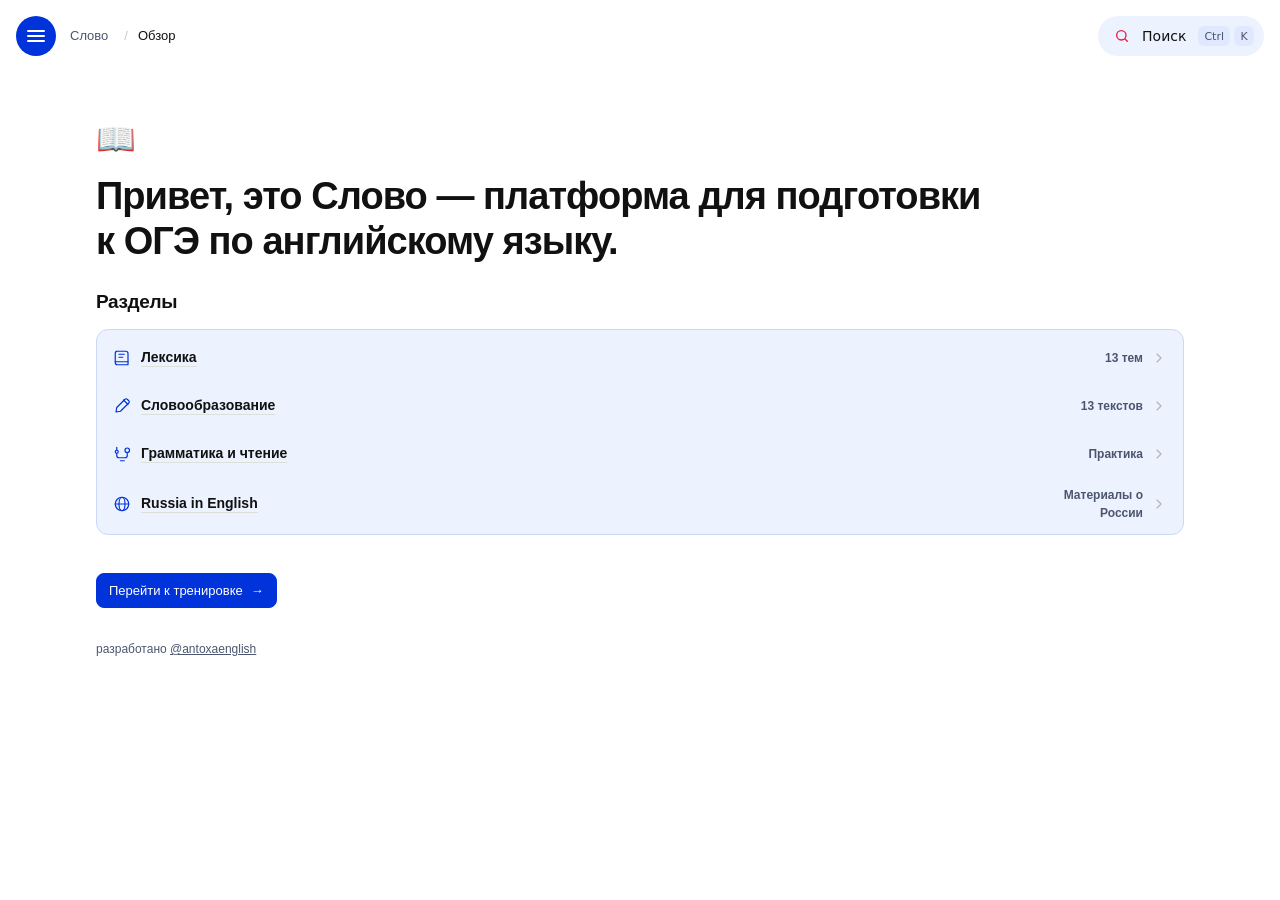
<file: site/index.html>
<!doctype html>
<html lang="ru">
<head><meta charset="UTF-8"><meta name="viewport" content="width=device-width,initial-scale=1"><meta name="description" content="Личное пространство для подготовки к ОГЭ по английскому: лексика, карточки и упражнения."><title>Слово — английский (ОГЭ)</title><link rel="icon" href="assets/favicon.svg" type="image/svg+xml"><script src="preferences.js?v=copy-1"></script><link rel="stylesheet" href="style.css?v=cobalt-1"></head>
<body>
<a class="skip-link" href="#main-content">Перейти к содержимому</a>
<main id="main-content" tabindex="-1"><header class="topbar"><div class="corner-menu"><button class="icon-button" id="sidebar-toggle" aria-label="Открыть меню" aria-controls="sidebar" aria-expanded="false"><span class="sidebar-toggle-icon" aria-hidden="true"><i></i><i></i><i></i></span></button><aside class="sidebar" id="sidebar" aria-label="Навигация" inert><div class="corner-menu-scroll">
<button class="workspace" id="workspace-home" aria-label="Слово — на главную"><span class="workspace-icon" aria-hidden="true">с</span><strong>Слово</strong></button>
<div class="sidebar-section-label">Моё пространство</div><nav><button class="nav-item active" data-page="home" title="Обзор"><span class="nav-icon" aria-hidden="true"><svg viewBox="0 0 24 24" fill="none" stroke="currentColor" stroke-width="1.5" stroke-linecap="round" stroke-linejoin="round"><path d="M3 11 12 3l9 8v9H3z M9 20v-6h6v6"/></svg></span><span class="nav-name">Обзор</span></button><button class="nav-item" data-page="russia" title="Russia in English"><span class="nav-icon" aria-hidden="true"><svg viewBox="0 0 24 24" fill="none" stroke="currentColor" stroke-width="1.5" stroke-linecap="round" stroke-linejoin="round"><path d="M4 21V4m0 1c5-4 10 4 16 0v10c-6 4-11-4-16 0"/></svg></span><span class="nav-name">Russia in English</span></button><button class="nav-item" data-page="exam"><span class="nav-icon" aria-hidden="true"><svg viewBox="0 0 24 24" fill="none" stroke="currentColor" stroke-width="1.5" stroke-linecap="round" stroke-linejoin="round"><path d="M14 3H5v18h14V8z M14 3v5h5 M8 12h8m-8 4h6"/></svg></span><span class="nav-name">Всё об экзамене</span></button><button class="nav-item" data-page="words" title="Мой словарь"><span class="nav-icon" aria-hidden="true"><svg viewBox="0 0 24 24" fill="none" stroke="currentColor" stroke-width="1.5" stroke-linecap="round" stroke-linejoin="round"><path d="M5 3h13v17H5a2 2 0 0 1-2-2V5a2 2 0 0 1 2-2z M7 8h7m-7 4h7m-9 5h13"/></svg></span><span class="nav-name">Мой словарь</span><b id="word-count">0</b></button><button class="nav-item" data-page="path" title="Мой маршрут"><span class="nav-icon" aria-hidden="true"><svg viewBox="0 0 24 24" fill="none" stroke="currentColor" stroke-width="1.5" stroke-linecap="round" stroke-linejoin="round"><path d="M4 20h4v-5h7V9h5 M16 5l4 4-4 4"/></svg></span><span class="nav-name">Мой маршрут</span></button><button class="nav-item" data-page="achievements" title="Достижения"><span class="nav-icon" aria-hidden="true"><svg viewBox="0 0 24 24" fill="none" stroke="currentColor" stroke-width="1.5" stroke-linecap="round" stroke-linejoin="round"><path d="M8 14l-2 7 6-3 6 3-2-7 M12 3a6 6 0 1 0 0 12 6 6 0 0 0 0-12z"/></svg></span><span class="nav-name">Достижения</span></button></nav><div class="sidebar-section-label">Практика и материалы</div><nav aria-label="Практика и материалы"><button class="nav-item" data-page="vocabulary" title="Лексика"><span class="nav-icon" aria-hidden="true"><svg viewBox="0 0 24 24" fill="none" stroke="currentColor" stroke-width="1.5" stroke-linecap="round" stroke-linejoin="round"><path d="M4 4h6l2 2 2-2h6v15h-6l-2 2-2-2H4z M12 6v15"/></svg></span><span class="nav-name">Лексика</span></button><button class="nav-item" data-page="mocks" title="Пробники"><span class="nav-icon" aria-hidden="true"><svg viewBox="0 0 24 24" fill="none" stroke="currentColor" stroke-width="1.5" stroke-linecap="round" stroke-linejoin="round"><path d="M8 5H5v16h14V5h-3 M8 3h8v4H8z M8 11h8m-8 4h8"/></svg></span><span class="nav-name">Пробники</span></button><button class="nav-item" data-page="trainer" title="Тренажер по заданиям"><span class="nav-icon" aria-hidden="true"><svg viewBox="0 0 24 24" fill="none" stroke="currentColor" stroke-width="1.5" stroke-linecap="round" stroke-linejoin="round"><path d="M4 5h16v14H4z M8 9h1m3 0h4m-8 4h1m3 0h4"/></svg></span><span class="nav-name">Тренажер по заданиям</span></button><button class="nav-item" data-page="grammar-trainer"><span class="nav-icon" aria-hidden="true"><svg viewBox="0 0 24 24" fill="none" stroke="currentColor" stroke-width="1.5" stroke-linecap="round" stroke-linejoin="round"><path d="M4 19l5-14 5 14m-8-4h6 M16 10h5m-5 5h5"/></svg></span><span class="nav-name">Тренажёр по грамматике</span></button><button class="nav-item" data-page="knowledge" title="База знаний"><span class="nav-icon" aria-hidden="true"><svg viewBox="0 0 24 24" fill="none" stroke="currentColor" stroke-width="1.5" stroke-linecap="round" stroke-linejoin="round"><path d="M4 6l8-3 8 3-8 4z M4 11l8 4 8-4m-16 5 8 4 8-4"/></svg></span><span class="nav-name">База знаний</span></button><button class="nav-item" data-page="forecast" title="Ожидаемый результат"><span class="nav-icon" aria-hidden="true"><svg viewBox="0 0 24 24" fill="none" stroke="currentColor" stroke-width="1.5" stroke-linecap="round" stroke-linejoin="round"><path d="M4 19V5m0 14h16 M7 15l4-5 4 2 5-6"/></svg></span><span class="nav-name">Ожидаемый результат</span></button></nav><div class="sidebar-section-label">Личное</div><nav aria-label="Личное"><button class="nav-item" data-page="profile" title="Профиль"><span class="nav-icon" aria-hidden="true"><svg viewBox="0 0 24 24" fill="none" stroke="currentColor" stroke-width="1.5" stroke-linecap="round" stroke-linejoin="round"><path d="M4 21a8 6 0 0 1 16 0 M12 4a4 4 0 1 0 0 8 4 4 0 0 0 0-8z"/></svg></span><span class="nav-name">Профиль</span></button><button class="nav-item" data-page="community" title="Комьюнити"><span class="nav-icon" aria-hidden="true"><svg viewBox="0 0 24 24" fill="none" stroke="currentColor" stroke-width="1.5" stroke-linecap="round" stroke-linejoin="round"><path d="M4 5h16v11H9l-5 4z M8 9h8m-8 3h6"/></svg></span><span class="nav-name">Комьюнити</span></button><button class="nav-item" data-page="settings" title="Настройки сайта"><span class="nav-icon" aria-hidden="true"><svg viewBox="0 0 24 24" fill="none" stroke="currentColor" stroke-width="1.5" stroke-linecap="round" stroke-linejoin="round"><path d="M4 7h16M4 12h16M4 17h16 M8 5v4m8 1v4m-6 1v4"/></svg></span><span class="nav-name">Настройки сайта</span></button><a class="nav-item feedback-link" id="feedback-link" href="https://t.me/antoxaenglish" target="_blank" rel="noopener noreferrer" title="Написать @antoxaenglish в Telegram"><span class="nav-icon"><svg viewBox="0 0 24 24" fill="none" stroke="currentColor" stroke-width="1.6" stroke-linecap="round" stroke-linejoin="round" aria-hidden="true"><path d="M21 15a3 3 0 0 1-3 3H7l-5 4V5a3 3 0 0 1 3-3h13a3 3 0 0 1 3 3zM7 7h10M7 11h7"/></svg></span><span class="nav-name">Оставить обратную связь</span><span class="feedback-external" aria-hidden="true">↗</span></a></nav>
<div class="sidebar-bottom"><div class="sidebar-course"><span>Английский язык</span><small>Подготовка к ОГЭ</small></div><div class="privacy"><svg viewBox="0 0 24 24" fill="none" stroke="currentColor" stroke-width="1.6" stroke-linecap="round" stroke-linejoin="round" aria-hidden="true"><rect x="5" y="10" width="14" height="11" rx="2"/><path d="M8 10V6a4 4 0 0 1 8 0v4"/></svg><span>Прогресс в этом браузере</span></div></div>
</div></aside></div><div class="breadcrumb"><button class="breadcrumb-workspace breadcrumb-button" id="header-home" aria-label="На главную">Слово</button><span class="breadcrumb-divider">/</span><strong id="crumb">Обзор</strong></div><div class="header-right"><div class="command-search" id="command-search">
<div class="command-shell">
<button type="button" class="command-trigger" id="command-trigger" aria-expanded="false" aria-controls="command-field"><svg viewBox="0 0 24 24" fill="none" stroke="currentColor" stroke-width="2" stroke-linecap="round" aria-hidden="true"><circle cx="11" cy="11" r="7"/><path d="m20 20-3.5-3.5"/></svg><span>Поиск</span><span class="command-keys" aria-hidden="true"><kbd>Ctrl</kbd><kbd>K</kbd></span></button>
<form class="command-field" id="command-field" role="search" hidden><svg viewBox="0 0 24 24" fill="none" stroke="currentColor" stroke-width="2" stroke-linecap="round" aria-hidden="true"><circle cx="11" cy="11" r="7"/><path d="m20 20-3.5-3.5"/></svg><input type="search" id="command-query" aria-label="Поиск по «Слову»" autocomplete="off"><kbd aria-hidden="true">Esc</kbd></form>
</div><div class="command-results" id="command-results" hidden></div></div></div></header>
<div class="content"><section class="greeting"><div class="page-icon" id="page-icon" aria-hidden="true">📖</div><h1 id="page-title">Привет, это Слово — платформа для подготовки к ОГЭ по английскому языку.</h1><p id="page-description" hidden aria-hidden="true" style="display:none"></p></section>
<div id="home-view">
<section class="workspace-pages"><div class="section-heading"><h2>Разделы</h2></div><div class="page-links"><button class="page-link" data-open-page="vocabulary"><span class="page-link-icon"><svg viewBox="0 0 24 24" fill="none" stroke="currentColor" stroke-width="1.6" stroke-linecap="round" stroke-linejoin="round" aria-hidden="true"><path d="M4 3h13a3 3 0 0 1 3 3v15H6a3 3 0 0 1-3-3V6a3 3 0 0 1 3-3"/><path d="M3 17h17M8 7h7M8 11h5"/></svg></span><span>Лексика</span><small>13 тем</small><svg viewBox="0 0 24 24" fill="none" stroke="currentColor" stroke-width="1.6" stroke-linecap="round" stroke-linejoin="round" aria-hidden="true"><path d="m9 6 6 6-6 6"/></svg></button><button class="page-link" data-open-page="formation"><span class="page-link-icon"><svg viewBox="0 0 24 24" fill="none" stroke="currentColor" stroke-width="1.6" stroke-linecap="round" stroke-linejoin="round" aria-hidden="true"><path d="m14 4 6 6M4 20l1-6L16 3a2 2 0 0 1 3 0l2 2a2 2 0 0 1 0 3L10 19z"/></svg></span><span>Словообразование</span><small>13 текстов</small><svg viewBox="0 0 24 24" fill="none" stroke="currentColor" stroke-width="1.6" stroke-linecap="round" stroke-linejoin="round" aria-hidden="true"><path d="m9 6 6 6-6 6"/></svg></button><button class="page-link" data-open-page="trainer"><span class="page-link-icon"><svg viewBox="0 0 24 24" fill="none" stroke="currentColor" stroke-width="1.6" stroke-linecap="round" stroke-linejoin="round" aria-hidden="true"><path d="M5 3v4m0 4v3a3 3 0 0 0 3 3h8a3 3 0 0 0 3-3v-3"/><circle cx="5" cy="9" r="2"/><circle cx="19" cy="7" r="3"/><path d="M10 21h5"/></svg></span><span>Грамматика и чтение</span><small>Практика</small><svg viewBox="0 0 24 24" fill="none" stroke="currentColor" stroke-width="1.6" stroke-linecap="round" stroke-linejoin="round" aria-hidden="true"><path d="m9 6 6 6-6 6"/></svg></button><button class="page-link" data-open-page="russia"><span class="page-link-icon"><svg viewBox="0 0 24 24" fill="none" stroke="currentColor" stroke-width="1.6" stroke-linecap="round" stroke-linejoin="round" aria-hidden="true"><circle cx="12" cy="12" r="9"/><ellipse cx="12" cy="12" rx="4" ry="9"/><path d="M3 12h18"/></svg></span><span>Russia in English</span><small>Материалы о России</small><svg viewBox="0 0 24 24" fill="none" stroke="currentColor" stroke-width="1.6" stroke-linecap="round" stroke-linejoin="round" aria-hidden="true"><path d="m9 6 6 6-6 6"/></svg></button></div></section>
<button class="button dark" id="home-training" data-open-page="trainer">Перейти к тренировке <span aria-hidden="true">→</span></button>
</div><section id="secondary-view" hidden></section><footer><p>разработано <a href="https://t.me/antoxaenglish?text=%D0%9F%D1%80%D0%B8%D0%B2%D0%B5%D1%82%21%20%D0%A2%D0%BE%D0%BB%D1%8C%D0%BA%D0%BE%20%D1%87%D1%82%D0%BE%20%D0%B1%D1%8B%D0%BB%20%D0%BD%D0%B0%20%22%D0%A1%D0%BB%D0%BE%D0%B2%D0%B5%22." target="_blank" rel="noopener noreferrer">@antoxaenglish</a></p></footer></div></main>
<dialog id="trainer" aria-label="Учебная сессия"><div class="modal-head"><span id="session-label">Тренировка</span><button class="icon-button" id="close-trainer" aria-label="Закрыть тренировку">×</button></div><div class="session-track"><i id="session-progress"></i></div><div id="exercise"></div></dialog>
<template id="exam-content">
<article class="exam-guide" lang="ru" data-no-translate>
  <p>ОГЭ по английскому языку оценивает иноязычную коммуникативную компетенцию выпускников основной школы. Контрольные измерительные материалы (КИМ) 2027 года включают 38 заданий. Письменная часть содержит 35 заданий и рассчитана на 120 минут. Устная часть содержит три задания и занимает 15 минут с учётом подготовки. Максимальный первичный балл за экзамен — 68.</p>

  <h2>Письменная часть</h2>
  <h3>Аудирование (задания 1–11)</h3>
  <p>Оценивается восприятие устной речи. В заданиях 1–4 требуется выбрать ответ на вопрос по прослушанному фрагменту, в задании 5 — соотнести высказывания с тематическими рубриками. Задания 6–11 предусматривают извлечение фактических сведений из аудиозаписи и их внесение в таблицу.</p>
  <h3>Чтение (задания 12–19)</h3>
  <p>В задании 12 проверяется умение соотнести короткие тексты с вопросами, на которые они отвечают. Задания 13–19 требуют установить, подтверждается ли утверждение текстом, противоречит ему или не может быть проверено по содержащимся в нём сведениям.</p>
  <h3>Грамматика и лексика (задания 20–34)</h3>
  <p>В заданиях 20–28 оценивается выбор и образование грамматической формы исходного слова с учётом синтаксиса и смысла высказывания. В заданиях 29–34 проверяется образование однокоренного слова посредством аффиксации с учётом требуемой части речи и значения.</p>
  <h3>Письмо (задание 35)</h3>
  <p>Участник составляет ответ на электронное письмо личного характера. Эксперты оценивают выполнение коммуникативной задачи, организацию текста, лексико-грамматическое оформление, орфографию и пунктуацию.</p>

  <h2>Устная часть</h2>
  <ol>
    <li><strong>Чтение вслух.</strong> Проверяется фонетическое оформление научно-популярного текста, включая произношение, ударение, интонацию и смысловое членение.</li>
    <li><strong>Условный диалог-расспрос.</strong> Участник отвечает на шесть вопросов аудиозаписи. Оценивается полнота и уместность каждой реплики, а также её понятность.</li>
    <li><strong>Тематическое монологическое высказывание.</strong> Оцениваются раскрытие пунктов предложенного плана, связность речи и её языковое оформление.</li>
  </ol>

  <h2>Материалы ФИПИ</h2>
  <ul class="exam-downloads">
    <li><a href="https://doc.fipi.ru/oge/demoversii-specifikacii-kodifikatory/2027/aya_9_2027.zip">Скачать демоверсию КИМ ОГЭ 2027 (ZIP)</a><small>Письменная и устная части, аудиозаписи, спецификация и кодификатор.</small></li>
    <li><a href="assets/exam/oge-english-2027-criteria.pdf" download>Скачать критерии оценивания ОГЭ 2027 (PDF)</a><small>Страницы официальных демоверсий с критериями задания 35 и заданий устной части.</small></li>
    <li><a href="https://doc.fipi.ru/oge/dlya-predmetnyh-komissiy-subektov-rf/2026/mr_oge_angl_pism_2026.pdf" target="_blank" rel="noopener">Методические материалы для экспертов (письменная часть, PDF)</a><small>Выпуск 2026 года. Проверка электронного письма.</small></li>
    <li><a href="https://doc.fipi.ru/oge/dlya-predmetnyh-komissiy-subektov-rf/2026/mr_oge_angl_ustn_2026.pdf" target="_blank" rel="noopener">Методические материалы для экспертов (устная часть, PDF)</a><small>Выпуск 2026 года. Проверка устных ответов.</small></li>
  </ul>
  <p class="exam-sources">Источники: <a href="https://fipi.ru/oge/demoversii-specifikacii-kodifikatory">спецификация и демоверсии ОГЭ 2027</a>, <a href="https://fipi.ru/oge/dlya-predmetnyh-komissiy-subektov-rf">раздел ФИПИ для предметных комиссий</a>.</p>
</article>
</template>
<script src="curriculum.js"></script><script src="content-model.js?v=copy-1"></script><script src="marker-text.js"></script><script src="content-runtime.js?v=copy-1"></script><script src="trainer-catalog.js?v=copy-1"></script><script src="features.js?v=copy-1"></script><script src="vocabulary-study.js?v=copy-1"></script><script src="grammar-lessons.js?v=copy-1"></script><script src="grammar-trainer.js?v=copy-1"></script><script src="app.js?v=header-cleanup-1"></script><script src="command-search.js?v=2"></script></body></html>
</file>
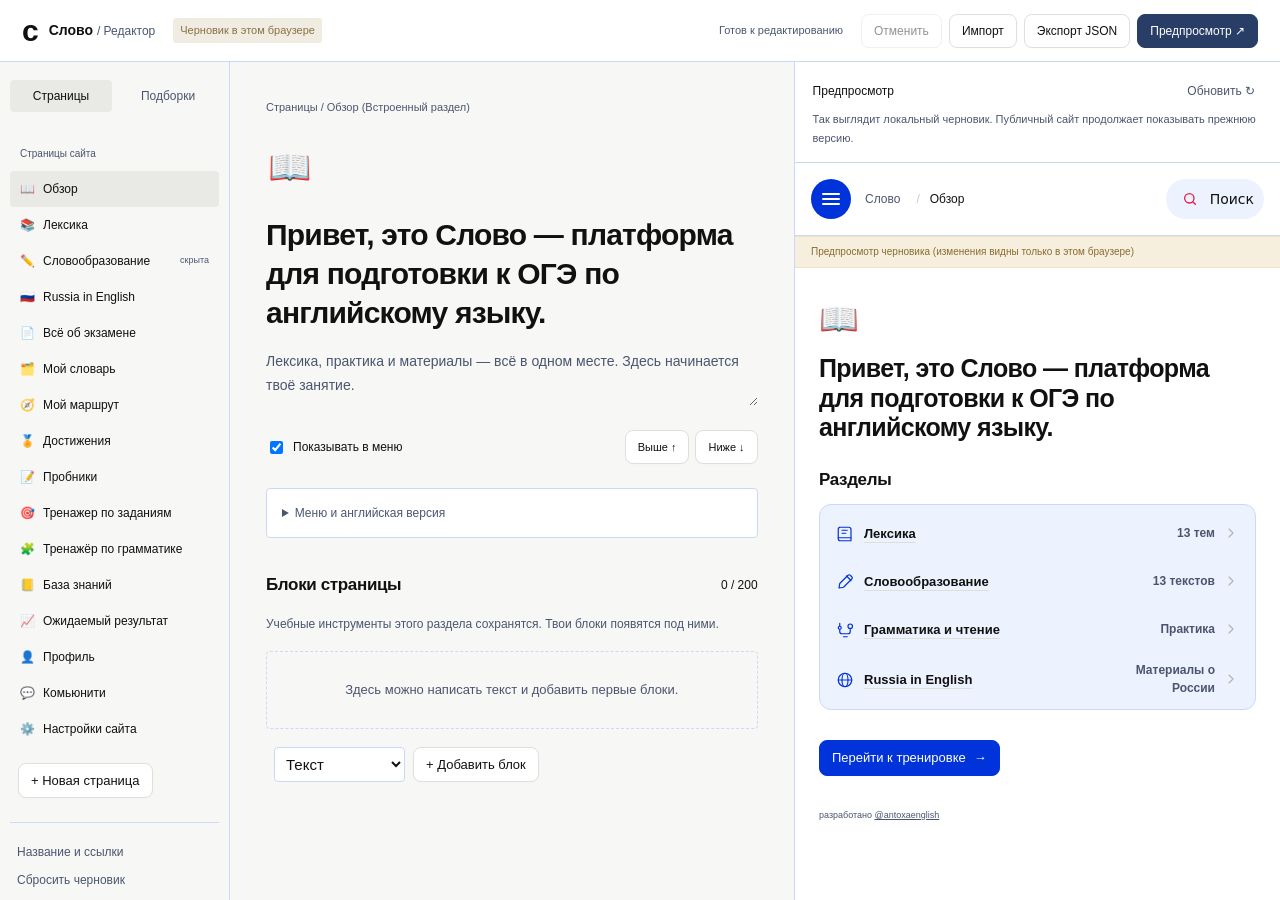
<file: site/admin.html>
<!doctype html><html lang="ru"><head><meta charset="UTF-8"><meta name="viewport" content="width=device-width,initial-scale=1"><meta name="robots" content="noindex"><title>Редактор — Слово</title><link rel="icon" href="assets/favicon.svg"><script src="preferences.js?v=copy-1"></script><link rel="stylesheet" href="style.css?v=layout-1"><link rel="stylesheet" href="admin.css?v=study-markers-1"></head><body class="admin-body">
<header class="admin-topbar"><a class="admin-brand" href="index.html">с<span>Слово <small>/ Редактор</small></span></a><span class="admin-draft-badge">Черновик в этом браузере</span><span class="admin-save" id="admin-save-status" role="status">Загрузка…</span><div class="admin-top-actions"><button class="button light" id="admin-undo" disabled>Отменить</button><button class="button light" id="admin-import">Импорт</button><button class="button light" id="admin-export">Экспорт JSON</button><a class="button dark" id="admin-preview-link" href="index.html?preview=1" target="_blank" rel="noopener noreferrer">Предпросмотр ↗</a></div><input type="file" id="admin-import-file" accept=".json,application/json" hidden></header>
<div class="admin-workspace"><aside class="admin-sidebar"><div class="admin-mode-tabs" role="group" aria-label="Что редактировать"><button id="mode-pages" aria-pressed="true">Страницы</button><button id="mode-lessons" aria-pressed="false">Подборки</button></div><div id="admin-sidebar-content"></div><div class="admin-sidebar-footer"><button class="text-button" id="admin-branding">Название и ссылки</button><button class="text-button" id="admin-reset">Сбросить черновик</button><p>Ничего не публикуется автоматически.</p></div></aside>
<main class="admin-editor" id="admin-editor"><p>Загрузка редактора…</p></main>
<aside class="admin-preview-panel"><div class="admin-preview-heading"><strong>Предпросмотр</strong><button class="text-button" id="admin-refresh-preview">Обновить ↻</button></div><p>Так выглядит локальный черновик. Публичный сайт продолжает показывать прежнюю версию.</p><iframe id="admin-preview" title="Предпросмотр черновика" src="about:blank"></iframe></aside></div>
<dialog id="admin-dialog" aria-label="Подтверждение действия"><h2 id="admin-dialog-title"></h2><p id="admin-dialog-text"></p><div class="admin-dialog-actions"><button class="button light" id="admin-dialog-cancel">Отмена</button><button class="button dark" id="admin-dialog-confirm">Подтвердить</button></div></dialog>
<div class="admin-toast" id="admin-message" role="status" hidden></div>
<script src="curriculum.js"></script><script src="content-model.js?v=copy-1"></script><script src="admin.js?v=copy-1"></script></body></html>
</file>
<file: site/style.css>
:root{--font-family:Arial,"Helvetica Neue",sans-serif;--ink:#37352f;--muted:#787774;--faint:#a4a39f;--line:#e9e9e7;--sidebar:#f7f7f5;--hover:#efefed;--blue:#2383e2;--sidebar-width:240px;--page-width:960px;font-family:var(--font-family);color:var(--ink);background:#fff;font-synthesis:none}
*{box-sizing:border-box}body{margin:0;font-size:14px;line-height:1.5}button,input,select,textarea{font:inherit}button{cursor:pointer;color:inherit}button:disabled{cursor:default}button,a,input{ -webkit-tap-highlight-color:transparent}button,a{touch-action:manipulation}button{transition:background-color .15s,border-color .15s}a{color:inherit}button:focus-visible,a:focus-visible,input:focus-visible{outline:2px solid var(--blue);outline-offset:3px}button:disabled{opacity:.45}svg{width:20px;height:20px;flex-shrink:0;vertical-align:middle}[hidden]{display:none!important}h1,h2,h3,p{margin:0}h1,h2,h3{font-weight:600}p{line-height:1.65}small{font-size:12px}.skip-link{position:fixed;top:8px;left:12px;z-index:8;transform:translateY(-160%);padding:8px 12px;background:white;border:1px solid var(--line);border-radius:4px}.skip-link:focus{transform:translateY(0)}
/* Workspace navigation */
.sidebar{width:var(--sidebar-width);position:fixed;inset:0 auto 0 0;background:var(--sidebar);display:flex;flex-direction:column;padding:10px 8px 14px;z-index:5;border-right:1px solid #f0f0ee;transition:transform .2s}.workspace{display:flex;align-items:center;width:100%;gap:10px;padding:10px 8px;border:0;border-radius:5px;text-align:left;background:transparent}.workspace:hover{background:var(--hover)}.workspace-icon{display:grid;place-items:center;width:28px;height:30px;border:1.5px solid #45433e;border-radius:4px;background:white;font:700 28px/1 var(--font-family);box-shadow:2px 2px 0 #45433e}.workspace>span:nth-child(2){display:flex;flex-direction:column;gap:1px}.workspace strong{font-size:14px}.workspace small{font-size:11px;color:var(--muted)}.workspace-chevron{margin-left:auto;color:var(--muted)}.sidebar-section-label{font-size:11px;font-weight:500;color:#92918e;padding:28px 12px 9px}.nav-item{display:flex;align-items:center;gap:10px;background:transparent;border:0;border-radius:4px;text-align:left;width:100%;padding:7px 12px;margin:1px 0;min-height:36px;font-size:14px;color:#5f5e5b}.nav-item:hover{background:#ebebea}.nav-item.active{background:#e9e9e7;color:#37352f;font-weight:500}.nav-icon{width:18px;height:20px;display:grid;place-items:center;color:#92918e;flex-shrink:0}.nav-icon svg{width:18px;height:18px}.nav-name{flex:1;min-width:0;white-space:normal;overflow-wrap:anywhere}.nav-item b{font-size:11px;color:#92918e;font-weight:400;font-variant-numeric:tabular-nums}.sidebar-bottom{margin-top:auto;padding:24px 12px 0}.sidebar-course{display:flex;flex-direction:column;font-size:12px;gap:2px;padding-bottom:18px;border-bottom:1px solid #e6e6e3}.sidebar-course small{color:#9b9a96;font-size:11px}.privacy{display:flex;align-items:center;gap:6px;color:#9b9a96;font-size:10px;padding-top:12px}.privacy svg{width:13px;height:13px}.sidebar-backdrop{position:fixed;inset:0;border:0;background:#0004;z-index:4}main{margin-left:var(--sidebar-width);min-height:100dvh}main:focus{outline:none}.sidebar-collapsed .sidebar{transform:translateX(-100%)}.sidebar-collapsed main{margin-left:0}.topbar{position:sticky;top:0;display:flex;align-items:center;gap:12px;background:#fffffff5;z-index:2}.icon-button{border:0;border-radius:4px;width:30px;height:30px;display:grid;place-items:center;background:transparent;color:var(--muted);font-size:24px;line-height:1;flex-shrink:0}.icon-button:hover{background:var(--hover)}.icon-button svg{width:18px;height:18px}.breadcrumb{display:flex;align-items:center;gap:10px;font-size:13px;min-width:0;white-space:nowrap;overflow:hidden}.breadcrumb strong{font-weight:400;overflow:hidden;text-overflow:ellipsis}.breadcrumb-workspace{color:var(--muted)}.breadcrumb-divider{color:#c9c8c5}.header-right{display:flex;align-items:center;gap:16px;margin-left:auto;flex-shrink:0}
/* Document page */
.content{width:100%;max-width:calc(var(--page-width) + 128px);padding:48px 64px 0;margin:0 auto}.greeting{margin:0 0 32px}.page-icon{font-size:44px;line-height:1.2;margin-bottom:20px}.greeting h1{font-size:38px;font-weight:700;letter-spacing:-1.3px;line-height:1.2;text-wrap:balance}.greeting p{margin-top:12px;color:var(--muted);max-width:650px;font-size:14px;line-height:1.7}h2{font-size:19px;letter-spacing:-.35px}h3{font-size:16px}.hero{display:flex;align-items:flex-start;gap:15px;border:1px solid var(--line);background:#f7f7f5;border-radius:4px;padding:20px 22px}.callout-icon{padding-top:1px;color:#74736f}.hero-copy{flex:1}.hero h2{font-size:16px;letter-spacing:-.15px}.hero p{font-size:13px;color:var(--muted);margin:5px 0 16px;max-width:460px}.hero-foot{font-size:12px;line-height:1.7;text-align:right;white-space:nowrap;color:#5f5e5b}.hero-foot span{font-size:11px;color:#9b9a96}.button{display:inline-flex;align-items:center;justify-content:center;gap:8px;padding:7px 12px;border:1px solid #dfdfdc;border-radius:4px;background:#fff;font-size:13px;font-weight:500;line-height:1.5;min-height:34px;text-decoration:none;box-shadow:0 1px 2px #00000004}.button svg{width:15px;height:15px}.button:hover{background:#f0f0ee}.button:active{transform:translateY(1px)}.button.dark{background:var(--ink);border-color:var(--ink);color:white}.button.dark:hover{background:#504e48}.button.light{background:white}.button.light:hover{background:var(--hover)}.text-button{background:transparent;border:0;border-radius:4px;font-size:12px;color:var(--muted);padding:5px 7px;line-height:1.5}.text-button:hover{background:var(--hover);color:var(--ink)}.stats{display:grid;grid-template-columns:1fr 1fr 1.15fr;margin:24px 0 38px;padding:18px 0;border-top:1px solid var(--line);border-bottom:1px solid var(--line)}.stat{padding:0 22px;border-right:1px solid var(--line);display:flex;flex-wrap:wrap;align-items:center;gap:8px 14px}.stat:first-child{padding-left:0}.stat:last-child{padding-right:0;border:0}.stat p{font-size:11px;color:var(--muted);margin-bottom:5px}.stat strong{font-size:22px;letter-spacing:-.5px;font-weight:600;font-variant-numeric:tabular-nums}.stat strong small{font-size:11px;letter-spacing:0;font-weight:400;color:#92918e}.stat-detail{font-size:10px;color:#92918e;white-space:nowrap}.stat-detail b{font-weight:500}.week{display:flex;gap:2px;align-self:flex-end;margin-bottom:7px}.week span{width:15px;height:17px;display:grid;place-items:center;font-size:8px;color:#b8b7b4;border:1px solid #eee;border-radius:2px}.week span.done{background:#e6eee4;color:#5b7659;border-color:#e6eee4}.section-heading{display:flex;align-items:center;justify-content:space-between;gap:12px;margin-bottom:12px}.workspace-pages{margin-bottom:38px}.page-links{display:flex;flex-direction:column}.page-link{display:flex;align-items:center;gap:11px;text-align:left;border:0;border-radius:4px;background:white;padding:10px 9px;font-size:14px;min-height:42px}.page-link:hover{background:#f7f7f5}.page-link-icon{color:#92918e}.page-link-icon svg{width:18px;height:18px}.page-link>span:nth-child(2){text-decoration:underline;text-decoration-color:#dededb;text-underline-offset:4px}.page-link small{margin-left:auto;color:#a2a19d;font-size:11px}.page-link>svg{width:14px;height:14px;color:#b2b1ad}.study-grid{display:grid;grid-template-columns:minmax(0,1fr) 205px;gap:30px}.database-heading{display:flex;justify-content:space-between;padding:8px 10px;border-top:1px solid var(--line);border-bottom:1px solid var(--line);color:#a2a19d;font-size:11px}.topic-list{display:flex;flex-direction:column;min-width:0}.topic{width:100%;border:0;border-bottom:1px solid var(--line);border-radius:0;background:white;display:flex;align-items:center;gap:12px;padding:14px 10px;text-align:left;min-height:76px}.topic:hover{background:#f7f7f5}.topic-art{display:grid;place-items:center;width:22px;flex-shrink:0;color:#9b9a96}.topic-art svg{width:19px;height:19px}.topic>div{min-width:0;flex:1}.topic small{font-size:10px;color:#a2a19d;letter-spacing:.02em}.topic h3{font-size:14px;font-weight:500;line-height:1.5;margin:2px 0;letter-spacing:0}.topic p{font-size:11px;color:#9b9a96}.topic-progress{height:2px;max-width:100px;background:#f0f0ee;margin-top:9px}.topic-progress i{display:block;height:100%;background:#b4b3af}.topic-meta{font-size:11px;color:#a2a19d;white-space:nowrap;font-variant-numeric:tabular-nums}.daily{align-self:start;border:1px solid var(--line);border-radius:4px;padding:17px 18px;margin-top:3px}.daily-top{font-size:11px;color:#92918e;margin-bottom:12px}.daily h2{font-size:15px}.daily p{font-size:12px;color:#92918e;margin:7px 0 20px;line-height:1.7}.quest-track{height:3px;border-radius:2px;background:#efefed;overflow:hidden}.quest-track i{display:block;height:100%;background:#8e9f8c;width:0}.quest-meta{display:flex;justify-content:space-between;gap:8px;font-size:9px;color:#92918e;margin-top:8px}.quest-meta strong{font-weight:400;white-space:nowrap}.book-note{display:flex;align-items:flex-start;gap:9px;border-top:1px solid var(--line);margin-top:32px;padding-top:16px;color:#a2a19d}.book-note svg{width:15px;height:15px;margin-top:3px}.book-note p{font-size:11px}.content footer{display:flex;align-items:flex-start;gap:16px;padding:32px 0 22px;color:var(--muted);font-size:12px;line-height:1.7}footer>span:last-child{max-width:680px}.content footer>span:first-child{font-weight:600}#secondary-view{min-height:420px}.route-intro{font-size:13px;line-height:1.7;color:var(--muted);margin-bottom:24px;max-width:680px}.search-label{display:block;margin:20px 0 7px;font-size:12px;font-weight:500;color:var(--muted)}.search-input{display:block;width:100%;max-width:100%;padding:9px 11px;border:1px solid #e3e3e0;border-radius:4px;background:#fbfbfa;font-size:13px;margin-bottom:20px;color:var(--ink)}.search-input::placeholder{color:#b4b3af}.search-input:focus{background:white;border-color:#a8cbea}.chapter-heading{margin:0 0 24px}.chapter-heading h2{display:none}.chapter-heading p{font-size:12px;color:#92918e}.chapter-actions{display:flex;gap:8px;flex-wrap:wrap;margin-top:22px}.chapter-actions .button{min-height:35px}.module-links{display:flex;gap:8px;flex-wrap:wrap;margin-bottom:32px}.word-list{display:flex;flex-direction:column;border-top:1px solid var(--line)}.vocab-card{display:grid;grid-template-columns:minmax(0,1fr) minmax(0,1fr) 125px;align-items:center;gap:20px;border-bottom:1px solid var(--line);padding:13px 9px;min-height:52px}.vocab-card h3{grid-column:1;grid-row:1;font:500 15px/1.5 var(--font-family);overflow-wrap:anywhere}.vocab-card strong{grid-column:2;grid-row:1;font-size:13px;font-weight:400;color:var(--muted);overflow-wrap:anywhere}.vocab-card small{grid-column:3;grid-row:1;font-size:9px;letter-spacing:.02em;color:#a2a19d;text-align:right}.vocab-card p{font-size:12px;color:var(--muted);grid-column:1/-1}#search-count{font-size:11px;color:#92918e;margin-bottom:10px}.empty-state{padding:48px 28px;border:1px dashed #e3e3e0;border-radius:4px;text-align:center;color:var(--muted)}.empty-state .result-icon{font-size:32px;margin-bottom:16px;color:#a2a19d}.empty-state h2{font-size:18px;color:var(--ink);margin-bottom:8px}.empty-state p{font-size:13px}.empty-state .button{margin-top:20px}.achievement-grid{display:flex;flex-direction:column;border-top:1px solid var(--line)}.achievement{display:grid;grid-template-columns:38px 1fr auto;gap:4px 16px;padding:22px 10px;border-bottom:1px solid var(--line);align-items:center}.achievement>span{grid-column:1;grid-row:1/3;font-size:28px;color:#9b9a96}.achievement h3{font-size:15px;grid-column:2;grid-row:1}.achievement p{font-size:12px;color:var(--muted);grid-column:2;grid-row:2}.achievement small{font-size:11px;grid-column:3;grid-row:1/3;color:var(--muted)}.achievement.locked{opacity:.5}
/* Study pages and dialogs */
dialog{border:1px solid #e7e7e4;border-radius:8px;padding:24px;width:min(560px,calc(100vw - 32px));max-height:90dvh;overflow:auto;background:white;color:var(--ink);box-shadow:0 16px 60px #00000026}dialog::backdrop{background:#0005}.modal-head{display:flex;align-items:center;justify-content:space-between;gap:12px;font-size:11px;color:var(--muted);line-height:1.6}.modal-head .icon-button{width:28px;height:28px}.session-track{height:3px;background:#f1f1ef;margin:16px 0 24px}.session-track i{display:block;height:100%;background:#aaa9a5;width:0}.eyebrow{font-size:10px;letter-spacing:.08em;font-weight:500;color:#92918e}.exercise-word{text-align:center;padding:12px 0}.exercise-word h2{font:600 34px/1.3 var(--font-family);letter-spacing:-.8px;margin:20px 0 14px;overflow-wrap:anywhere}.exercise-word p{font-size:13px;color:var(--muted);line-height:1.8}.exercise-word h3{margin-bottom:12px}.source-note{font-size:11px!important;line-height:1.7!important;color:#9b9a96!important;margin-top:20px!important}.source-note a{text-underline-offset:3px}.answer-grid{display:grid;grid-template-columns:1fr 1fr;gap:8px;margin-top:24px}.answer{border:1px solid #e3e3e0;border-radius:4px;padding:13px 12px;background:white;text-align:left;font-size:13px;line-height:1.6;overflow-wrap:anywhere}.answer:not(:disabled):hover{background:#f7f7f5;border-color:#bdbcb7}.answer.correct{background:#edf3ec;border-color:#a8bfa4;color:#3e6039;opacity:1}.answer.wrong{background:#fbefec;border-color:#d7ada3;color:#975b4a;opacity:1}.feedback{font-size:13px;line-height:1.8;margin-top:20px}.next{width:100%;margin-top:18px}.result-icon{font-size:44px;color:#9b9a96;margin:8px 0}.exercise-word #repeat{display:block;margin:10px auto 0}.task-text{text-align:left;font-size:16px;line-height:1.85;margin:18px 0}#answer-form{display:flex;align-items:center;flex-wrap:wrap;gap:10px}#answer-form label{width:100%;font-size:12px;color:var(--muted)}#typed-answer{flex:1;min-width:140px;border:1px solid #dcdcd8;border-radius:4px;padding:9px 11px;color:var(--ink)}.wide-trainer{width:min(800px,calc(100vw - 32px));padding:32px}.formation-intro h2{font-size:28px;letter-spacing:-.7px;margin:14px 0}.formation-intro p{font-size:13px;color:var(--muted);line-height:1.8}.gap-row{padding:20px 0;border-bottom:1px solid var(--line)}.gap-row label{display:block;font-size:15px;line-height:1.85}.gap-row label strong{display:inline-block;font-size:12px;margin-right:6px;color:#92918e;font-variant-numeric:tabular-nums}.gap-entry{display:flex;align-items:center;gap:16px;margin-top:12px}.gap-entry strong{font-size:11px;font-weight:500;letter-spacing:.04em;min-width:125px;color:var(--muted)}.gap-entry input{min-width:0;flex:1;width:100%;border:1px solid #dcdcd8;border-radius:4px;padding:9px 11px;color:var(--ink);background:white}.gap-entry input.correct{border-color:#a8bfa4;background:#edf3ec}.gap-entry input.wrong{border-color:#d7ada3;background:#fbefec}.gap-feedback p{font-size:12px;line-height:1.8;margin:10px 0 0;color:var(--muted)}#check-block{margin-top:24px}#block-result{margin:24px 0}#block-result h3{margin-bottom:8px}#block-result p{font-size:13px;color:var(--muted)}
/* Flashcards */
.flashcard-top{display:flex;align-items:center;justify-content:space-between;gap:16px;margin:16px 0 14px}.flashcard-top #flashcard-count{font-size:12px;color:var(--muted);font-variant-numeric:tabular-nums}.flashcard{display:flex;width:100%;min-height:300px;padding:28px;flex-direction:column;align-items:center;justify-content:space-between;gap:28px;border:1px solid #e2e2df;border-radius:5px;background:#fbfbfa;text-align:center}.flashcard:hover{background:#f7f7f5}.flashcard[aria-pressed="true"]{background:#f3f3f0;border-color:#d6d6d1}.flashcard-text{font-size:clamp(25px,4vw,36px);font-weight:500;line-height:1.4;letter-spacing:-.5px;overflow-wrap:anywhere}.flashcard-hint{font-size:11px;color:#9b9a96}.flashcard-navigation{display:flex;align-items:center;justify-content:space-between;gap:12px;margin:16px 0}.flashcard-navigation>span{font-size:11px;color:#a2a19d;text-align:center}.flashcard-navigation .button{min-width:40px;min-height:34px}.flashcard-options{display:flex;flex-wrap:wrap;justify-content:space-between;gap:8px}.flashcard-options .text-button{font-size:11px}#flashcard-check{margin-top:16px}
/* Small screens retain a full, readable navigation drawer. */
@media(min-width:1600px){.content{padding-top:66px}}@media(max-width:1200px){.content{padding:40px 40px 0}.study-grid{gap:22px;grid-template-columns:minmax(0,1fr) 190px}.stat{padding-left:16px;padding-right:16px}.stat-detail,.week{display:none}.vocab-card{grid-template-columns:1fr 1fr}.vocab-card small{display:none}}@media(max-width:900px){.content{padding:36px 28px 0}.study-grid{grid-template-columns:1fr}.daily{display:none}.greeting h1{font-size:34px}.hero-foot{display:none}}
@media(max-width:800px){.sidebar{transform:translateX(-100%);box-shadow:6px 0 25px #0000000c}.sidebar-open .sidebar{transform:translateX(0)}main,.sidebar-collapsed main{margin-left:0}.sidebar-open .sidebar-backdrop{display:block}.topbar{border-bottom:1px solid #f3f3f1}.content{padding:36px 28px 0;max-width:800px}.header-right{gap:8px}.nav-item{min-height:42px}.sidebar-section-label{padding-top:24px}.breadcrumb{font-size:12px}.workspace{min-height:60px}}
@media(max-width:540px){.content{padding:30px 22px 0}.page-icon{font-size:37px;margin-bottom:18px}.greeting h1{font-size:31px;letter-spacing:-1px}.greeting p{font-size:13px}.greeting{margin-bottom:26px}.hero{padding:17px;gap:12px}.hero h2{font-size:14px}.hero p{font-size:12px}.hero .callout-icon svg{width:18px;height:18px}.hero .button{font-size:12px}.stats{margin:24px 0 30px;padding:15px 0;grid-template-columns:1fr 1fr 1.25fr}.stat{padding:0 10px}.stat p{font-size:9px;white-space:nowrap}.stat strong{font-size:18px}.stat strong small{font-size:9px}.section-heading h2{font-size:17px}.page-link{padding:10px 3px;font-size:13px;gap:9px}.page-link small{font-size:10px;max-width:105px;text-align:right}.page-link>svg{width:12px;height:12px}.workspace-pages{margin-bottom:30px}.topic{padding:13px 4px;gap:9px}.topic h3{font-size:13px}.topic p{font-size:10px}.topic-meta{font-size:10px}.topic small{font-size:9px}.topic-art{width:18px}.topic-art svg{width:17px;height:17px}.chapter-actions{display:grid;grid-template-columns:1fr 1fr;gap:8px}.chapter-actions #chapter-flashcards{grid-column:1/-1}.chapter-actions .button{font-size:12px;min-height:40px}.vocab-card{gap:14px;padding:13px 3px}.vocab-card h3{font-size:14px}.vocab-card strong{font-size:12px}.chapter-heading p{font-size:11px}.route-intro{font-size:12px}.search-input{font-size:14px;padding:11px}.empty-state{padding:38px 18px}.content footer{font-size:9px}.book-note{margin-top:24px}.book-note p{font-size:10px}dialog,.wide-trainer{width:calc(100vw - 24px);padding:20px;max-height:92dvh}.modal-head{font-size:10px}.answer-grid{grid-template-columns:1fr}.answer{padding:12px}.flashcard{min-height:270px;padding:24px 18px}.flashcard-navigation>span{font-size:10px}.flashcard-options .text-button{font-size:10px}.flashcard-text{font-size:28px}.gap-entry{flex-direction:column;align-items:stretch;gap:8px}.formation-intro h2{font-size:25px}.gap-row label{font-size:14px}.task-text{font-size:15px}.module-links{flex-direction:column}.module-links .button{width:100%}.achievement{grid-template-columns:28px 1fr auto;gap:4px 10px;padding:18px 3px}.achievement h3{font-size:14px}.achievement p{font-size:11px}.achievement small{font-size:10px}.achievement>span{font-size:24px}}
@media(prefers-reduced-motion:reduce){*,*::before,*::after{scroll-behavior:auto!important;transition:none!important;animation:none!important}}
@media(max-width:800px){main{transition:none}}
/* Settings, profile and evidence */
.sidebar{overflow-y:auto;scrollbar-width:thin;overscroll-behavior:contain}.sidebar .workspace{flex-shrink:0}.sidebar-bottom{flex-shrink:0}.sidebar-section-label{padding-top:20px;flex-shrink:0}.nav-name{white-space:normal;line-height:1.4}.sidebar nav{flex-shrink:0}.feedback-link{text-decoration:none;font-size:12px}.feedback-external{font-size:12px;color:var(--muted)}.settings-panel{max-width:780px}.settings-group{margin-bottom:30px}.settings-group h2{font-size:16px;padding-bottom:10px;border-bottom:1px solid var(--line)}.setting-row{display:flex;align-items:center;justify-content:space-between;gap:32px;padding:20px 0;border-bottom:1px solid var(--line)}.setting-row label{display:flex;flex-direction:column;gap:6px;flex:1;cursor:pointer}.setting-row label strong{font-size:14px;font-weight:500}.setting-row label span{font-size:12px;line-height:1.7;color:var(--muted);max-width:440px}.setting-row select,.profile-form select,.task-kind-select{font:inherit;border:1px solid #dededb;border-radius:4px;color:var(--ink);background:white;padding:8px 30px 8px 10px;max-width:100%;min-height:36px}.setting-row select{width:160px;flex-shrink:0}.setting-switch{appearance:none;-webkit-appearance:none;position:relative;border:1px solid #c6c6c1;border-radius:20px;background:#dededb;width:38px;height:22px;cursor:pointer;flex-shrink:0;margin:0}.setting-switch::before{content:'';display:block;width:16px;height:16px;position:absolute;top:2px;left:2px;border-radius:50%;background:#fff;box-shadow:0 1px 3px #0002;transition:transform .15s}.setting-switch:checked{background:#37352f;border-color:#37352f}.setting-switch:checked::before{transform:translateX(16px)}.settings-save-status{font-size:12px;color:var(--muted);margin:22px 0}.profile-intro{display:flex;align-items:center;gap:16px;margin-bottom:30px}.profile-intro h2{font-size:21px}.profile-intro p{font-size:12px;color:var(--muted);margin-top:5px}.profile-avatar{width:52px;height:52px;border:1px solid var(--line);border-radius:6px;display:grid;place-items:center;font-size:26px;background:var(--sidebar)}.profile-form{display:flex;flex-direction:column;gap:10px;max-width:420px;margin-bottom:32px}.profile-form label{font-size:12px;color:var(--muted)}.profile-form input{font:inherit;border:1px solid #dededb;border-radius:4px;padding:9px 11px;color:var(--ink);background:white}.profile-form .button{align-self:flex-start;margin-top:10px}.profile-form p{font-size:12px;color:var(--muted)}.feature-note{font-size:12px;color:var(--muted);line-height:1.8;margin:20px 0;max-width:700px}.task-kind-select{margin:0 0 8px;min-width:240px}.forecast-status{background:var(--sidebar);border:1px solid var(--line);border-radius:4px;padding:24px}.status-label{display:inline-block;background:#ecebe8;padding:3px 7px;border-radius:3px;font-size:11px;color:#6c6a63;margin-bottom:14px}.forecast-status h2{font-size:21px}.forecast-status p{font-size:13px;line-height:1.8;color:var(--muted);margin-top:10px;max-width:650px}.feature-heading{margin-top:32px}.evidence-grid{display:grid;grid-template-columns:repeat(3,minmax(0,1fr));border-top:1px solid var(--line);border-bottom:1px solid var(--line);margin:22px 0}.evidence-grid>div{display:flex;flex-direction:column;gap:8px;padding:18px 14px;border-right:1px solid var(--line)}.evidence-grid>div:first-child{padding-left:0}.evidence-grid>div:last-child{border:0}.evidence-grid small{font-size:11px;color:var(--muted);line-height:1.6}.evidence-grid strong{font-size:23px;font-weight:500;font-variant-numeric:tabular-nums}.coverage-list{margin:24px 0}.coverage-list>div{display:flex;justify-content:space-between;align-items:center;padding:12px 0;border-bottom:1px solid var(--line);gap:16px;font-size:13px}.coverage-list strong,.coverage-list small{font-size:12px;font-weight:400;color:var(--muted)}
/* Dark theme affects every learning surface, including feedback and dialogs. */
:root[data-theme="dark"]{--ink:#e6e5e1;--muted:#b4b3ae;--faint:#a4a39e;--line:#383836;--sidebar:#222221;--hover:#343432;--blue:#72b6fa;background:#191919;color:var(--ink)}
[data-theme="dark"] body,[data-theme="dark"] main{background:#191919}[data-theme="dark"] .topbar{background:#191919f5;border-color:var(--line)}[data-theme="dark"] .sidebar{border-color:var(--line)}[data-theme="dark"] .workspace-icon{background:#e6e5e1;color:#37352f;box-shadow:2px 2px 0 #88877f}[data-theme="dark"] .nav-item{color:#c6c5bf}[data-theme="dark"] .nav-item:hover,[data-theme="dark"] .workspace:hover{background:#2d2d2b}[data-theme="dark"] .nav-item.active{background:#343432;color:#f3f2ef}[data-theme="dark"] .sidebar-course{border-color:var(--line)}
[data-theme="dark"] :is(.hero,.daily,.forecast-status,.profile-avatar){background:var(--sidebar);border-color:var(--line)}[data-theme="dark"] :is(.page-link,.topic,.answer,.button.light,dialog,.gap-entry input,.profile-form input,.setting-row select,.profile-form select,.task-kind-select){background:#20201f;color:var(--ink);border-color:#484844}[data-theme="dark"] :is(.page-link,.topic){background:transparent}[data-theme="dark"] :is(.topic:hover,.page-link:hover,.button.light:hover,.answer:not(:disabled):hover){background:#2b2b29}[data-theme="dark"] .button{background:#252524;border-color:#4b4b46;color:var(--ink)}[data-theme="dark"] .button.dark{background:#e4e3de;border-color:#e4e3de;color:#252521}[data-theme="dark"] .button.dark:hover{background:#f8f7f2}[data-theme="dark"] :is(.search-input,#typed-answer){background:#232322;border-color:#484844;color:var(--ink)}[data-theme="dark"] .search-input:focus{background:#292928}[data-theme="dark"] .flashcard{background:#222221;color:var(--ink);border-color:#484844}[data-theme="dark"] .flashcard:hover{background:#292928}[data-theme="dark"] .flashcard[aria-pressed="true"]{background:#2d2d2b;border-color:#5c5b55}[data-theme="dark"] :is(.answer.correct,.gap-entry input.correct){background:#263b2a;border-color:#64936b;color:#c9e8cd}[data-theme="dark"] :is(.answer.wrong,.gap-entry input.wrong){background:#472d27;border-color:#b67969;color:#f2c5b9}[data-theme="dark"] :is(.session-track,.quest-track,.topic-progress){background:#363632}[data-theme="dark"] .week span{border-color:#44443e;color:#a3a297}[data-theme="dark"] .week span.done{background:#344236;color:#c4d7c4;border-color:#344236}[data-theme="dark"] .status-label{background:#3a3932;color:#d4d0bb}[data-theme="dark"] .setting-switch{background:#4a4a46;border-color:#5b5b55}[data-theme="dark"] .setting-switch:checked{background:#e4e3de;border-color:#e4e3de}[data-theme="dark"] .setting-switch:checked::before{background:#252521}[data-theme="dark"] .skip-link{background:#252524;color:var(--ink)}[data-theme="dark"] .empty-state{border-color:#4b4b46}
/* Compact is an actual layout variant, independent of language and theme. */
[data-layout="compact"] .content{padding-top:28px;--page-width:1020px}[data-layout="compact"] .page-icon{font-size:30px;margin-bottom:12px}[data-layout="compact"] .greeting{margin-bottom:22px}[data-layout="compact"] .greeting h1{font-size:32px}[data-layout="compact"] .hero{padding:15px 18px}[data-layout="compact"] .topic{min-height:62px;padding-top:9px;padding-bottom:9px}[data-layout="compact"] .vocab-card{min-height:42px;padding-top:9px;padding-bottom:9px}[data-layout="compact"] .stats{padding:12px 0;margin:18px 0 24px}[data-layout="compact"] .setting-row{padding:14px 0}[data-layout="compact"] .workspace-pages{margin-bottom:24px}
/* Low-vision mode prioritises readable text and controls over density. */
:root.low-vision{--ink:#151515;--muted:#343434;--faint:#555;--line:#666;--sidebar:#f0f0f0;--sidebar-width:280px}.low-vision[data-theme="dark"]{--ink:#fff;--muted:#eee;--faint:#ddd;--line:#bbb;--sidebar:#151515}.low-vision body{font-size:19px}.low-vision :is(p,small,label,.nav-item,.button,.text-button,input,select,.eyebrow,.modal-head,.source-note,.feature-note,.setting-row label strong,.setting-row label span,.setting-row select,.settings-save-status,.vocab-card strong,.vocab-card h3,.topic h3,.topic p,.topic small,.topic-meta,.privacy,.sidebar-section-label,.search-label,.stat p,.stat strong small,.breadcrumb,.coverage-list>div,.coverage-list strong,.coverage-list small,.page-link,.page-link small){font-size:18px!important;line-height:1.7!important}.low-vision :is(h2,.forecast-status h2){font-size:26px}.low-vision h3{font-size:22px}.low-vision .greeting h1{font-size:40px}.low-vision :is(button,input,select){min-height:44px}.low-vision .nav-item{padding:10px}.low-vision :is(.nav-icon,.topic-art){min-width:22px}.low-vision :is(.nav-item,.topic,.page-link,.flashcard,.answer,.button.light){color:var(--ink)}.low-vision :is(.nav-icon,.topic-art,.eyebrow,.flashcard-hint,.stat-detail,.feature-note,.topic p,.topic-meta,.source-note,.sidebar-section-label,.profile-intro p,.sidebar-course small){color:var(--muted)!important}.low-vision .setting-switch{width:58px;height:32px;min-height:32px}.low-vision .setting-switch::before{width:24px;height:24px;top:3px;left:3px}.low-vision .setting-switch:checked::before{transform:translateX(25px)}.low-vision .setting-row{gap:18px}.low-vision .setting-row select{width:180px}.low-vision .vocab-card{grid-template-columns:1fr 1fr}.low-vision .vocab-card small{display:none}.low-vision .week{display:none}.low-vision .stat-detail{display:none}.low-vision :is(.button.dark){color:#fff;background:#151515;border-color:#151515}.low-vision[data-theme="dark"] .button.dark{background:#fff;color:#151515;border-color:#fff}.low-vision .feedback-link{align-items:flex-start}.low-vision .sidebar-section-label{font-weight:600}
@media(max-width:600px){.setting-row{gap:18px;align-items:flex-start}.setting-row:has(select){flex-direction:column;gap:12px}.setting-row select{width:100%}.setting-row label span{font-size:12px}.settings-group h2{font-size:16px}.evidence-grid{gap:0}.evidence-grid>div{padding:14px 10px}.evidence-grid small{font-size:10px}.evidence-grid strong{font-size:20px}.forecast-status{padding:20px}.forecast-status h2{font-size:19px}.profile-form{max-width:100%}.task-kind-select{width:100%;min-width:0}.low-vision .setting-row select{width:100%}.low-vision .evidence-grid{grid-template-columns:1fr}.low-vision .evidence-grid>div{border-right:0;border-bottom:1px solid var(--line);padding-left:0}.low-vision .stats{grid-template-columns:1fr}.low-vision .stat{padding:10px 0;border-right:0;border-bottom:1px solid var(--line)}.low-vision .page-link{flex-wrap:wrap}.low-vision .page-link small{margin-left:30px;max-width:none;text-align:left}.low-vision .vocab-card{grid-template-columns:1fr;gap:4px}.low-vision .vocab-card strong{grid-column:1;grid-row:2}.low-vision .chapter-actions{grid-template-columns:1fr}.low-vision .sidebar{width:min(320px,88vw)}.low-vision .topic{flex-wrap:wrap}.low-vision .topic-meta{margin-left:30px}.low-vision .greeting h1{font-size:34px}.low-vision .modal-head{align-items:flex-start}.low-vision .chapter-actions #chapter-flashcards{grid-column:1}.low-vision .flashcard-options{flex-direction:column}.low-vision .flashcard-navigation>span{font-size:15px}.low-vision .coverage-list>div{flex-wrap:wrap}}
.quiz-length-heading{margin:20px 0 24px}.quiz-length-heading h2{font-size:24px;letter-spacing:-.6px;line-height:1.35}.quiz-length-heading p{font-size:13px;color:var(--muted);margin-top:9px}.quiz-length-options{display:grid;grid-template-columns:repeat(3,minmax(0,1fr));gap:10px}.quiz-length-option{display:flex;flex-direction:column;align-items:flex-start;gap:8px;text-align:left;min-height:110px;padding:18px 14px;background:var(--sidebar);border:1px solid var(--line);border-radius:4px;color:var(--ink)}.quiz-length-option:hover{background:var(--hover);border-color:var(--muted)}.quiz-length-option strong{font-size:17px;font-weight:500}.quiz-length-option small{font-size:11px;color:var(--muted);line-height:1.6}.low-vision .quiz-length-options{grid-template-columns:1fr}.low-vision .quiz-length-option strong{font-size:22px}@media(max-width:540px){.quiz-length-options{grid-template-columns:1fr}.quiz-length-option{min-height:76px;padding:15px;gap:5px}.quiz-length-heading h2{font-size:23px}}
.trainer-routes{display:flex;flex-wrap:wrap;gap:8px;margin-bottom:18px}.trainer-steps{display:flex;flex-wrap:wrap;align-items:center;gap:8px;font-size:12px;color:var(--muted);margin-bottom:28px}.trainer-steps .text-button{max-width:100%;text-align:left}.trainer-step-title{margin-bottom:22px;font-size:22px}.trainer-group{margin-bottom:30px}.trainer-group>h3{font-size:12px;color:var(--muted);font-weight:500;padding:8px 0;border-bottom:1px solid var(--line)}.trainer-choice{display:flex;align-items:center;justify-content:space-between;gap:24px;padding:17px 10px;border:0;border-bottom:1px solid var(--line);background:transparent;text-align:left;width:100%;color:var(--ink)}.trainer-choice:hover,.trainer-topic-choice:hover{background:var(--sidebar)}.trainer-choice-body{display:flex;flex-direction:column;gap:5px;flex:1;min-width:0}.trainer-choice strong{font-size:14px;font-weight:500}.trainer-choice small{font-size:11px;color:var(--muted)}.trainer-choice-body>span{font-size:12px;line-height:1.7;color:var(--muted);max-width:590px}.trainer-availability{flex-shrink:0;font-size:11px;color:var(--muted);max-width:130px;text-align:right}.trainer-availability.available{color:var(--ink)}.trainer-topic-list{border-top:1px solid var(--line)}.trainer-topic-choice{display:flex;align-items:center;gap:16px;justify-content:space-between;background:transparent;border:0;border-bottom:1px solid var(--line);width:100%;padding:15px 8px;text-align:left;color:var(--ink);font-size:14px}.trainer-topic-choice>span:first-child{flex:1}.trainer-topic-choice small{font-size:11px;color:var(--muted)}.trainer-topic-choice>span:last-child{font-size:12px;color:var(--muted)}.trainer-result-heading>h2{font-size:25px;line-height:1.4;margin-bottom:10px}.trainer-result-heading>p:not(.feature-note){font-size:13px;color:var(--muted)}.trainer-result-actions{display:flex;flex-wrap:wrap;gap:8px;margin:26px 0}.trainer-source{border-top:1px solid var(--line);padding-top:18px;margin-top:34px;color:var(--muted);max-width:700px;font-size:11px;line-height:1.8}.trainer-source p{margin-bottom:8px}.reading-passage{border:1px solid var(--line);padding:18px;border-radius:4px;margin-bottom:24px;background:var(--sidebar)}.reading-passage summary{cursor:pointer;font-weight:600;font-size:18px}.reading-passage p{font-size:14px;line-height:1.9;margin-top:16px;max-width:65ch}.low-vision :is(.trainer-choice strong,.trainer-choice small,.trainer-choice-body>span,.trainer-availability,.trainer-topic-choice,.trainer-topic-choice small,.trainer-source,.reading-passage p,.reading-passage summary){font-size:18px!important;line-height:1.7!important}.low-vision .trainer-choice{flex-wrap:wrap}.low-vision .trainer-availability{max-width:100%}.low-vision .trainer-source{font-size:18px}.low-vision .trainer-step-title{font-size:28px}@media(max-width:600px){.trainer-routes .button{flex:1;font-size:12px}.trainer-choice{flex-wrap:wrap;gap:9px;padding:15px 4px}.trainer-choice-body{flex-basis:100%}.trainer-availability{text-align:left;max-width:none}.trainer-topic-choice{flex-wrap:wrap;gap:5px 12px}.trainer-topic-choice>span:first-child{flex-basis:100%}.trainer-topic-choice small{flex:1}.trainer-result-heading>h2{font-size:22px}.reading-passage{padding:14px}.reading-passage p{font-size:13px}.trainer-result-actions .button{flex:1}.low-vision .trainer-routes{flex-direction:column}.low-vision .trainer-topic-choice{font-size:18px}.trainer-steps{gap:4px}}
.draft-preview-banner{position:sticky;top:46px;z-index:2;background:#f6efdE;border-top:1px solid #eee3c8;border-bottom:1px solid #eee3c8;color:#8a6b32;padding:7px 22px;font-size:11px;line-height:1.6}.cms-page-blocks{margin:30px 0;max-width:720px}.cms-page-blocks>p{font-size:15px;line-height:1.9;margin:14px 0;white-space:normal;overflow-wrap:anywhere}.cms-page-blocks>h2{font-size:25px;margin:30px 0 14px;line-height:1.4}.cms-page-blocks ul{padding-left:24px;font-size:15px;line-height:1.9}.cms-page-blocks hr{border:0;border-top:1px solid var(--line);margin:26px 0}.cms-callout{padding:18px;background:var(--sidebar);border:1px solid var(--line);border-radius:4px;line-height:1.9;margin:20px 0;font-size:14px;overflow-wrap:anywhere}.cms-page-blocks figure{margin:20px 0}.cms-page-blocks img{max-width:100%;height:auto;border-radius:4px;display:block}.cms-page-blocks figcaption{font-size:12px;color:var(--muted);margin-top:8px;line-height:1.7}.cms-page-blocks a{text-underline-offset:4px}[data-theme="dark"] .draft-preview-banner{background:#383122;color:#e8cd97;border-color:#514630}.low-vision .cms-page-blocks :is(p,li,figcaption){font-size:20px!important;line-height:1.9!important}.low-vision .cms-callout{font-size:20px}.low-vision .draft-preview-banner{top:56px;font-size:15px}@media(max-width:800px){.draft-preview-banner{top:48px}}@media(max-width:540px){.cms-page-blocks>h2{font-size:23px}.cms-page-blocks>p,.cms-page-blocks li{font-size:14px}.draft-preview-banner{padding:7px 16px;font-size:10px}}

/* Clickable breadcrumb navigation */
.breadcrumb-button{display:inline-flex;align-items:center;gap:6px;border:0;background:transparent;color:inherit;font:inherit;padding:5px 6px;border-radius:4px;min-width:0;text-align:left}.breadcrumb-button:hover,.breadcrumb-button[aria-expanded="true"]{background:var(--hover)}.breadcrumb-button.breadcrumb-workspace{color:var(--muted);flex-shrink:0}.breadcrumb-button strong{min-width:0}.breadcrumb-button>span{color:var(--muted);font-size:12px}


/* Dark Union Jack navigation */
.sidebar{isolation:isolate;overflow-x:hidden;overflow-y:auto;background:#08152c;border-right-color:#ffffff1f;color:#fff}.sidebar::before{content:none}
.sidebar .workspace{width:fit-content;max-width:100%;flex-shrink:0;color:#fff;gap:12px}.sidebar .workspace:hover{background:#ffffff18}.sidebar .workspace-icon{background:#fff;color:#18233a;border-color:#fff;box-shadow:2px 2px 0 #ffffff65}.sidebar .workspace strong{color:#fff;font-size:16px}.sidebar :is(.nav-item,.nav-item.active,.nav-icon,.nav-item b,.sidebar-section-label,.sidebar-course,.sidebar-course small,.privacy){color:#fff}.sidebar .nav-item:hover{background:#ffffff1c}.sidebar .nav-item.active{background:#ffffff26;font-weight:600}.sidebar .sidebar-section-label{color:#ffffffe0}.sidebar .sidebar-course{border-color:#ffffff30}.sidebar .privacy{color:#ffffffe0}.low-vision .sidebar :is(.nav-icon,.sidebar-section-label,.sidebar-course small){color:#fff!important}.sidebar button:focus-visible,.sidebar a:focus-visible{outline-color:#fff}

.exam-guide { max-width: 76ch; line-height: 1.7; }
.exam-guide h2 { margin: 2rem 0 .75rem; }
.exam-guide h3 { margin: 1.35rem 0 .3rem; }
.exam-guide p { margin: 0 0 .8rem; }
.exam-guide ol { padding-inline-start: 1.8em; }
.exam-guide li + li { margin-top: .7rem; }
.exam-guide a { color: inherit; text-underline-offset: .18em; }
.exam-downloads { list-style: none; padding: 0; }
.exam-downloads li { border: 1px solid var(--line); border-radius: 8px; padding: .8rem 1rem; }
.exam-downloads small { display: block; margin-top: .25rem; font-size: .85em; }
.exam-sources { font-size: .9em; }

.topic-row {
 display: grid;
 grid-template-columns: minmax(0, 1fr) auto;
 align-items: center;
 column-gap: .65rem;
 border-bottom: 1px solid var(--line);
 padding-inline-end: .35rem;
}
.topic-row .topic { border: 0; overflow-wrap: anywhere; }
.topic-row.is-complete h3 { text-decoration: line-through; }
.topic-ring { display: flex; align-items: center; gap: .4rem; margin-top: .45rem; color: var(--muted); font-size: .75rem; }
.topic-ring svg { width: 1.1rem; height: 1.1rem; flex: none; fill: none; stroke-width: 4; }
.topic-ring-track { stroke: var(--line); }
.topic-ring-fill { stroke: #2866c5; }
.topic-ring.is-complete .topic-ring-fill { stroke: #25834f; }
.topic-actions { grid-column: 1 / -1; display: flex; flex-wrap: wrap; justify-content: flex-end; align-items: center; gap: .35rem 1rem; padding: 0 0 .55rem; }
.topic-complete, .topic-retry { display: inline-flex; align-items: center; gap: .45rem; font-size: .78rem; }
.topic-retry { min-height: 44px; padding: .25rem .4rem; border: 0; border-radius: 6px; background: transparent; color: var(--ink); text-align: left; }
.topic-retry:hover { text-decoration: underline; }
.topic-status-icon { display: grid; place-items: center; flex: none; width: 1.6rem; height: 1.6rem; border-radius: 50%; color: #fff; font-size: 1.05rem; font-weight: 700; }
.topic-complete .topic-status-icon { background: #217447; }
.topic-retry .topic-status-icon { background: #185bbd; }
.low-vision :is(.topic-complete, .topic-retry, .topic-ring) { font-size: 1rem; }
.low-vision .topic-ring svg { width: 1.35rem; height: 1.35rem; }
@media (max-width: 540px) { .topic-actions { justify-content: flex-start; padding-inline-start: .25rem; } }

.topic-row:not(.vocabulary-topic-row) { display: block; padding-inline-end: 0; }
.topic-emoji { align-self: flex-start; flex: none; font-size: 1.2rem; line-height: 1.5; }
.vocabulary-topic-row .topic { align-items: flex-start; flex-wrap: nowrap; }
.topic-study { align-self: center; }
.topic-study .button { min-height: 44px; padding-inline: .8rem; }
.vocabulary-modes { display: grid; grid-template-columns: repeat(auto-fit,minmax(min(100%,13rem),1fr)); gap: .65rem; margin-block: 1rem; }
.study-answers, .study-match > div { display: grid; gap: .45rem; }
.study-match { display: grid; grid-template-columns: repeat(2,minmax(0,1fr)); gap: .55rem; }
.study-match .answer { min-width: 0; white-space: normal; overflow-wrap: anywhere; }
.study-match .answer[aria-pressed="true"] { outline: 2px solid #2866c5; outline-offset: -2px; }
.study-match .answer:disabled { text-decoration: line-through; opacity: .6; }
#study-form, .review-ratings { display: flex; align-items: center; flex-wrap: wrap; gap: .55rem; margin-block: .65rem; }
#study-form input { flex: 1 1 10rem; min-width: 0; }

.grammar-chapter { border-bottom: 1px solid var(--line); }
.grammar-chapter summary { padding: .8rem .2rem; cursor: pointer; font-weight: 600; overflow-wrap: anywhere; }
.grammar-chapter summary small { margin-inline-start: .4rem; color: var(--muted); font-weight: 400; }
.grammar-lessons { padding-block-end: .6rem; }
.grammar-lesson h3 { margin-block: 1.2rem .4rem; }
.grammar-lesson p { line-height: 1.65; }
.grammar-question { display: grid; gap: .3rem; margin: .9rem 0; }
.grammar-question small { color: var(--muted); }
.grammar-question .search-input { width: 100%; margin: 0; }
.grammar-question .correct { border-color: #25834f; }
.grammar-question .wrong { border-color: #ba3939; }
.grammar-feedback:empty { display: none; }
#grammar-result { margin-top: .75rem; }

.grammar-book-tools { margin-bottom: 1.25rem; }
.grammar-book-picker { position: relative; display: inline-flex; width: fit-content; max-width: 100%; cursor: pointer; }
.grammar-book-input { position: absolute; inset: 0; width: 100%; opacity: 0; cursor: pointer; }
.grammar-book-picker:focus-within { outline: 2px solid currentColor; outline-offset: 2px; }
.grammar-book-frame { display: block; border: 1px solid var(--line); width: 100%; height: 55dvh; margin-top: .75rem; }
.grammar-context { border-inline-start: 2px solid var(--line); padding-inline-start: .75rem; }
.grammar-practice-menu:not([hidden]) { display: grid; gap: .5rem; margin-top: .75rem; }
.grammar-fullscreen { margin-block: .5rem 1rem; }
#trainer.grammar-expanded { inset: 0; margin: 0; width: 100%; max-width: none; height: 100dvh; max-height: none; border-radius: 0; }
#trainer.grammar-expanded :is(.modal-head,.session-track,#exercise) { width: 100%; max-width: 65rem; margin-inline: auto; }

#trainer:has(.learn-question) .modal-head { justify-content: flex-end; }
#trainer:has(.learn-question) :is(#session-label,.session-track) { display: none; }
.learn-question > p { margin: .35rem 0 .85rem; }
.flashcard-ratings { display: flex; justify-content: center; flex-wrap: wrap; gap: .65rem; margin: .8rem 0 .45rem; }
.flashcard-ratings .button { min-height: 44px; }
#flashcard-unknown span { color: #ba3939; }
#flashcard-known span { color: #25834f; }
[data-theme="dark"] #flashcard-unknown span { color: #ff9b9b; }
[data-theme="dark"] #flashcard-known span { color: #8de4aa; }
.flashcard-tally { color: var(--muted); text-align: center; font-size: .8rem; }
.flashcard-group { border-bottom: 1px solid var(--line); padding: .6rem 0; }
.flashcard-group summary { cursor: pointer; }
.flashcard-group ul { padding-inline-start: 1.5rem; overflow-wrap: anywhere; }

/* Notebook polish. Design pass informed by unslop by Damir Sokolovsky, CC BY 4.0. */
:root {
 --font-family: Arial, "Helvetica Neue", sans-serif;
 --paper: #fbfaf7;
 --sheet: #fff;
 --ink: #242725;
 --muted: #565a55;
 --faint: #646861;
 --line: #deded6;
 --hover: #efefe9;
 --blue: #35569e;
 --rule: #35569e;
 --ease-ui: cubic-bezier(.22, 1, .36, 1);
 --quick: 140ms;
 --menu: 180ms;
 --enter: 320ms;
 background: var(--paper);
}
:root[data-theme="dark"] {
 --paper: #191a19;
 --sheet: #222421;
 --ink: #f3f2ed;
 --muted: #c6c7bd;
 --faint: #a6a99f;
 --line: #40423d;
 --hover: #32342f;
 --blue: #a7bdff;
 --rule: #a7bdff;
 background: var(--paper);
}
body { font-size: 15px; }
main { transition: none; }
.content { max-width: 1120px; padding-inline: clamp(24px, 5vw, 64px); }
.greeting { margin-bottom: 32px; }
.greeting h1 { font-size: clamp(30px, 4vw, 48px); line-height: 1.12; font-weight: 600; letter-spacing: -.025em; max-width: 24ch; }
.greeting #page-icon { font-size: 32px; margin-bottom: 16px; }
.topbar { background: var(--paper); border-color: var(--line); backdrop-filter: none; }
.sidebar { padding: 12px 8px 16px; transition: transform var(--menu) var(--ease-ui); }
.sidebar-section-label { padding: 20px 12px 8px; }
.sidebar .nav-item { position: relative; gap: 8px; padding: 8px 12px; border-radius: 6px; }
.workspace .workspace-icon { box-shadow: none; }
.page-links, .vocab-card, .topic-row { border-color: var(--line); }
.page-links { background: var(--sheet); }
.topic-row .topic { background: transparent; padding-block: 16px; }
.topic h3, .page-link, .trainer-choice strong { font-weight: 600; }
.topic :is(p,small), .page-link small { color: var(--muted); }
.topic-study, .topic-ring, #session-label, #flashcard-count, #search-count {
 font-variant-numeric: tabular-nums;
}
.button, .answer, .quiz-length-option { border-radius: 8px; }
:root:not([data-theme="dark"]) .button.dark { background: #283e66; border-color: #283e66; color: #fff; }
:root:not([data-theme="dark"]) .button.dark:hover { background: #35517d; }
:is(.topic,.page-link,.trainer-choice,.trainer-topic-choice):hover { background: var(--hover); }
:is(.button,.answer,.quiz-length-option,.trainer-choice,.topic,.page-link,.sidebar .nav-item) {
 transition: background-color var(--quick) var(--ease-ui), border-color var(--quick) var(--ease-ui), color var(--quick) var(--ease-ui);
}
:where(.button,.answer,.quiz-length-option):active:not(:disabled) { transform: translateY(1px); }
:is(.search-input,.gap-entry input,.profile-form input) {
 transition: border-color var(--quick) var(--ease-ui), background-color var(--quick) var(--ease-ui);
}
#chapter-words:not([hidden]) { animation: slovo-enter var(--menu) var(--ease-ui) both; }
dialog {
 border-color: var(--line); border-radius: 16px; background: var(--sheet);
 box-shadow: 0 12px 40px #0002;
}
dialog[open] { animation: slovo-enter var(--enter) var(--ease-ui) both; }
[data-theme="dark"] dialog { box-shadow: none; }
dialog[open]::backdrop { animation: slovo-veil var(--menu) var(--ease-ui) both; }
.session-track { height: 4px; border-radius: 4px; background: var(--line); }
.session-track i {
 width: 100%; background: var(--rule);
 transform: scaleX(var(--session-completion, 0)); transform-origin: left;
 transition: transform var(--enter) var(--ease-ui);
}
:root[data-theme="dark"] .session-track i { background: var(--rule); }
#trainer :is(.exercise-word,.formation-intro,.quiz-length-heading,.vocabulary-modes) {
 animation: slovo-enter var(--menu) var(--ease-ui) both;
}
.flashcard {
 background: var(--sheet); border: 1px solid var(--line); border-radius: 12px;
 border-top: 3px solid var(--rule);
}
.flashcard-text { font-weight: 600; letter-spacing: -.02em; }
.flashcard[aria-pressed="true"] .flashcard-text { animation: slovo-turn var(--enter) var(--ease-ui) both; }
.flashcard[aria-pressed="false"] .flashcard-text { animation: slovo-enter var(--menu) var(--ease-ui) both; }
#exercise :is(.feedback,.gap-feedback p,#block-result h3) { animation: slovo-enter var(--menu) var(--ease-ui) both; }
@keyframes slovo-enter { from { opacity: 0; transform: translateY(4px); } to { opacity: 1; transform: translateY(0); } }
@keyframes slovo-turn { from { opacity: 0; transform: perspective(400px) rotateX(-14deg) translateY(3px); } to { opacity: 1; transform: perspective(400px) rotateX(0); } }
@keyframes slovo-veil { from { opacity: 0; } to { opacity: 1; } }
@media(max-width: 800px) {
 .content { padding-inline: 24px; }
}
@media(prefers-reduced-motion: reduce) {
 *, *::before, *::after { animation: none !important; transition: none !important; }
 :where(.button,.answer,.quiz-length-option):active { transform: none; }
}

/* Neutral surfaces inspired by DesignBookmark Motion's Command button. */
/* Кобальт и белый */
:root {
 --paper:#fff;
 --sheet:#edf2ff;
 --ink:#111;
 --muted:#4b566e;
 --faint:#56637c;
 --line:#ccd8f8;
 --hover:#dfe8ff;
 --blue:#0033d9;
 --rule:#0033d9;
 --brand-action:#0033d9;
 --brand-action-hover:#0029ac;
 --brand-accent:#ed1742;
 --menu-bg:#0033d9;
 --menu-hover:#0029ac;
}
:root[data-theme="dark"] {
 --paper:#10131d;
 --sheet:#1b2337;
 --ink:#f6f8ff;
 --muted:#c5cee5;
 --faint:#aebad8;
 --line:#394564;
 --hover:#283657;
 --blue:#a8bcff;
 --rule:#a8bcff;
 --menu-bg:#102d91;
 --menu-hover:#163eb5;
}
:root.low-vision { --ink:#151515; --muted:#343434; --line:#666; }
:root.low-vision[data-theme="dark"] { --ink:#fff; --muted:#eee; --line:#bbb; }
.sidebar { background: rgba(26,26,26,.94); border-right-color:#ffffff20; }
@supports (backdrop-filter: blur(12px)) {
 .sidebar { background: rgba(26,26,26,.88); backdrop-filter: blur(12px); }
}
.sidebar::before, .low-vision .sidebar::before { content:none; background:none; }
.low-vision .sidebar { background:#171717; }

:is(#main-content,#trainer) .button.dark { background:var(--brand-action); border-color:var(--brand-action); color:#fff; }
:is(#main-content,#trainer) .button.dark:hover { background:var(--brand-action-hover); border-color:var(--brand-action-hover); }
[data-theme="dark"] body, [data-theme="dark"] main, [data-theme="dark"] .topbar { background:var(--paper); }
:is(#main-content,#trainer) .button.light { background:var(--sheet); border-color:var(--line); }
:is(#main-content,#trainer) .button.light:hover { background:var(--hover); }
.page-link, [data-theme="dark"] .page-link { background:var(--sheet); }
.page-link:hover, [data-theme="dark"] .page-link:hover { background:var(--hover); }
.page-link-icon { color:var(--blue); }
#trainer { background:var(--paper); border-color:var(--line); }

.command-search { position:relative; flex:none; z-index:3; }
.command-shell { position:relative; height:40px; width:max-content; overflow:hidden; background:var(--sheet); color:var(--ink); border-radius:20px; transition:background-color 150ms; }
.command-shell:focus-within:has(:focus-visible) { outline:2px solid var(--muted); outline-offset:2px; }
.command-search:not(.is-open) .command-shell:hover { background:var(--hover); }
.command-trigger,.command-field { display:flex; align-items:center; height:100%; }
.command-trigger { --font-family:"SF Pro Text","SF Pro",-apple-system,BlinkMacSystemFont,system-ui,sans-serif; font-family:var(--font-family); width:max-content; gap:12px; padding:0 10px 0 16px; border:0; background:transparent; color:inherit; white-space:nowrap; font-size:14px; font-weight:500; }
.command-shell svg { width:16px; height:16px; flex:none; color:var(--brand-accent); }
.command-field { gap:10px; padding:0 10px 0 14px; width:min(300px, calc(100vw - 84px)); }
.command-field input { flex:1; min-width:0; padding:0; border:0; outline:none; background:transparent; color:var(--ink); font:inherit; font-size:16px; }
.command-field input::placeholder { color:var(--muted); }
.command-keys { display:flex; gap:4px; }
.command-search kbd { display:inline-flex; align-items:center; justify-content:center; height:20px; min-width:20px; padding:0 6px; font:500 11px/1 var(--font-family); color:var(--muted); border-radius:6px; background:var(--hover); transition:background-color 150ms,color 150ms; }
.command-search kbd[data-on] { color:white; background:var(--brand-action); transition-duration:75ms; }
.command-shell [inert] { position:absolute; top:0; left:0; pointer-events:none; }
.command-results { position:absolute; right:0; top:calc(100% + 8px); width:min(340px, calc(100vw - 28px)); padding:4px; border-radius:8px; background:var(--sheet); border:1px solid var(--line); box-shadow:0 6px 18px #0002; }
.command-results button { width:100%; display:grid; gap:2px; text-align:left; border:0; border-radius:4px; padding:8px; background:transparent; overflow-wrap:anywhere; }
.command-results button:hover,.command-results button:focus-visible { background:var(--hover); }
.command-results :is(small,p) { color:var(--muted); }
.command-results p { padding:8px; }
@media(max-width:800px) {
 .command-keys { display:none; }
 .topbar:has(.command-search.is-open) .breadcrumb { visibility:hidden; }
 .command-search.is-open { position:absolute; right:var(--header-inset); }
 .command-field { width:min(300px, calc(100vw - 2 * var(--header-inset) - var(--header-control-size) - var(--header-gap))); }
 .command-results { width:min(340px, calc(100vw - 60px)); }
}

/* Responsive layout pass informed by unslop by Damir Sokolovsky, CC BY 4.0. */
.content {
 --page-gutter: 32px;
 max-width: 1152px;
 padding: 48px var(--page-gutter) 0;
}
.greeting { margin-block-end: 32px; }
.greeting h1 { max-width: 29ch; text-wrap: pretty; }
.topbar { --header-inset:16px; --header-gap:8px; --header-control-size:40px; gap:var(--header-gap); padding:var(--header-inset); }
.header-right { gap:var(--header-gap); }

.page-links { border: 1px solid var(--line); border-radius: 12px; padding: 4px; }
.page-link {
 display: grid;
 grid-template-columns: 20px minmax(0,1fr) auto 16px;
 align-items: center;
 gap: 8px;
 min-height: 48px;
 padding: 8px 12px;
 border-radius: 8px;
}
.page-link small { margin: 0; font-size: 12px; max-width: 16ch; overflow-wrap: anywhere; }
.page-link > svg { width: 16px; height: 16px; }
.page-link-icon { width: 20px; justify-self: center; }
.page-link > span:nth-child(2) { min-width: 0; overflow-wrap: anywhere; }

#secondary-view > .chapter-actions {
 display: grid;
 grid-template-columns: repeat(4,minmax(0,1fr));
 gap: 8px;
 margin-block: 16px 24px;
}
#secondary-view > .chapter-actions #chapter-flashcards { grid-column: auto; }
#secondary-view > .chapter-actions .button {
 min-height: 44px;
 min-width: 0;
 padding: 8px;
 line-height: 1.4;
 white-space: normal;
}
#chapter-words .search-input { width: min(100%, 440px); }
#search-count { margin-block: 8px; font-size: 13px; color: var(--muted); }
#catalogue .vocab-card {
 display: grid;
 grid-template-columns: minmax(0, 1fr) minmax(0, 1fr) auto;
 gap: 8px 16px;
 padding: 12px 8px;
 min-height: 48px;
 overflow-wrap: anywhere;
}
#catalogue .vocab-card h3 { grid-row: 1; grid-column: 1; margin: 0; font-size: 15px; }
#catalogue .vocab-card strong { grid-row: 1; grid-column: 2; font-size: 14px; }
#catalogue .vocab-card small { grid-row: 1; grid-column: 3; font-size: 11px; }
[data-dictionary-topic] { width: 100%; text-align: left; }
[data-dictionary-topic] small { display: block; }

dialog { padding: 24px; }
#trainer:not(.wide-trainer):not(.grammar-expanded) { width: min(600px, calc(100vw - 32px)); }
#trainer.wide-trainer:not(.grammar-expanded) { width: min(880px, calc(100vw - 32px)); }
.modal-head { font-size: 12px; align-items: center; gap: 8px; }
.flashcard { min-height: clamp(196px, 31dvh, 288px); padding: 20px 16px; gap: 16px; }
.flashcard-navigation { gap: 8px; }
.flashcard-navigation > span { font-size: 12px; }
.quiz-length-options { grid-template-columns: repeat(2,minmax(0,1fr)); gap: 8px; }
.quiz-length-option { min-width: 0; overflow-wrap: anywhere; }
.trainer-choice { gap: 16px; padding: 16px 8px; }
.command-results { max-height: min(400px, calc(100dvh - 64px)); overflow: auto; }

@media (max-width: 1100px) {
 #secondary-view > .chapter-actions { grid-template-columns: repeat(2,minmax(0,1fr)); }
 #catalogue .vocab-card { grid-template-columns: repeat(2,minmax(0,1fr)); }
 #catalogue .vocab-card small { grid-column: 1 / -1; grid-row: 2; }
}
@media (max-width: 800px) {
 .content { --page-gutter: 24px; padding-top: 32px; }
}
@media (max-width: 480px) {
 .content { --page-gutter: 16px; padding-top: 24px; }
 .greeting { margin-block-end: 24px; }
 .greeting h1 { font-size: clamp(26px, 7vw, 32px); }
 .topbar { --header-inset:8px; --header-gap:4px; }
 .topbar > .breadcrumb { gap: 4px; }
 .page-link { grid-template-columns: 20px minmax(0,1fr) 16px; padding: 8px; }
 .page-link small { grid-column: 2; grid-row: 2; max-width: none; text-align: left; }
 .page-link > svg { grid-column: 3; grid-row: 1 / span 2; }
 dialog { padding: 16px; }
 #trainer:not(.wide-trainer):not(.grammar-expanded), #trainer.wide-trainer:not(.grammar-expanded) {
  width: calc(100vw - 24px);
  max-height: calc(100dvh - 24px);
 }
 .flashcard-ratings { gap: 8px; }
 .flashcard-options { gap: 8px; }
 .flashcard-options button { min-height: 36px; }
 .flashcard-navigation > span { font-size: 11px; }
 .quiz-length-option { padding: 12px; }
 footer { font-size: 12px; }
}
.low-vision #secondary-view > .chapter-actions { grid-template-columns: repeat(2,minmax(0,1fr)); }
@media (max-width: 380px) {
 .low-vision #secondary-view > .chapter-actions { grid-template-columns: minmax(0,1fr); }
 .command-trigger > span:not(.command-keys) {
  position: absolute; width: 1px; height: 1px; overflow: hidden; clip-path: inset(50%);
 }
 .command-trigger { width: 40px; justify-content: center; padding:0; }
 .command-trigger svg { display:block; }
}
.page-link small { text-align: end; }
@media (max-width: 480px) { .page-link small { text-align: start; } }
@media (max-width: 480px) and (max-height: 680px) {
 .flashcard { min-height: 164px; padding: 16px; gap: 12px; }
 .flashcard-top, .flashcard-navigation, .flashcard-options { margin-block: 8px; }
 #trainer:has(.flashcard) .session-track { margin-block: 12px; }
}

/* Keep the notebook layout; reduce the weight of repeated interface details. */
#home-view { margin-block-start: 0; }
.greeting:has(+ #home-view:not([hidden])) { margin-block-end: 24px; }
.greeting:has(+ #home-view:not([hidden])) h1 {
 font-size: clamp(25px, 3vw, 38px);
 max-width: 42ch;
 line-height: 1.18;
}
.sidebar .nav-icon svg { width: 16px; height: 16px; opacity: .8; }
#catalogue .vocab-card small.term-status { color: var(--muted); font-weight: 500; }
@media (max-width: 800px) {
 #crumb .breadcrumb-topic-title { display: none; }
}


/* Dynamic Menu lives in the header and opens over the page. */
#main-content { margin-left:0; }
.corner-menu { position:relative; z-index:4; flex:none; --menu-width:min(300px,calc(100vw - 2 * var(--header-inset))); }
.topbar:has(.command-search.is-open) .corner-menu { z-index:1; }
#sidebar-toggle { position:relative; z-index:1; width:var(--header-control-size); height:var(--header-control-size); border-radius:20px; background:var(--menu-bg); color:#fff; }
#sidebar-toggle:hover { background:var(--menu-hover); }
#sidebar-toggle[aria-expanded="true"] { background:transparent; }
.sidebar-toggle-icon { position:relative; width:24px; height:24px; display:block; }
.sidebar-toggle-icon i { position:absolute; inset:11px 3px auto; height:2px; border-radius:2px; background:currentColor; }
.sidebar-toggle-icon i:first-child { transform:translateY(-5px); }
.sidebar-toggle-icon i:last-child { transform:translateY(5px); }
#sidebar-toggle[aria-expanded="true"] i:first-child { transform:rotate(45deg); }
#sidebar-toggle[aria-expanded="true"] i:nth-child(2) { opacity:0; }
#sidebar-toggle[aria-expanded="true"] i:last-child { transform:rotate(-45deg); }
.corner-menu .sidebar { position:absolute; z-index:0; inset:0 auto auto 0; transform:none; transition:none; display:block; width:var(--menu-width); padding:var(--header-control-size) 0 0; overflow:hidden; border:0; border-radius:16px; background:var(--menu-bg); box-shadow:none; }
.corner-menu .sidebar[inert] { width:var(--header-control-size); height:var(--header-control-size); visibility:hidden; pointer-events:none; border-radius:20px; }
.corner-menu-scroll { width:var(--menu-width); max-height:calc(100dvh - 2 * var(--header-inset) - var(--header-control-size)); overflow:auto; scrollbar-width:thin; overscroll-behavior:contain; padding:4px 8px 12px; }
#crumb { overflow:hidden; text-overflow:ellipsis; }

/* Toggle Switch from DesignBookmark. */
.settings-toggles {
 --switch-on:var(--brand-action);
 --switch-off:#8896b7;
 max-width:440px;
 padding:6px 16px;
 border-radius:24px;
 background:var(--sheet);
}
[data-theme="dark"] .settings-toggles { --switch-on:#3159ec; --switch-off:#697693; }
.settings-toggles .setting-row { align-items:center; gap:12px; min-height:60px; padding:8px 0; border:0; }
.settings-toggles .setting-name { font-size:15px; font-weight:500; }
.low-vision .settings-toggles .setting-name { font-size:18px; }
.setting-control { display:flex; flex:none; align-items:center; gap:8px; }
.setting-options { font-size:12px; color:var(--muted); text-align:right; }
.setting-control:has(input:not(:checked)) .setting-options span:first-child,
.setting-control:has(input:checked) .setting-options span:last-child { color:var(--ink); font-weight:600; }
.settings-toggles .setting-toggle { position:relative; flex:none; display:block; width:52px; height:32px; }
.setting-toggle input { position:absolute; inset:0; width:100%; height:100%; margin:0; opacity:0; cursor:pointer; }
.setting-track { position:absolute; inset:0; border-radius:16px; background:var(--switch-off); pointer-events:none; }
.setting-track i { position:absolute; top:3px; left:3px; width:26px; height:26px; border-radius:13px; background:#fff; }
.setting-toggle input:checked + .setting-track { background:var(--switch-on); }
.setting-toggle input:checked + .setting-track i { transform:translateX(20px); }
.setting-toggle input:focus-visible + .setting-track { outline:2px solid var(--blue); outline-offset:3px; }
@media(max-width:480px) {
 .setting-control { flex-direction:column-reverse; align-items:flex-end; gap:2px; }
}

/* Marker Text from Kokonut UI. */
.marker-text { display:block; position:relative; isolation:isolate; white-space:pre-line; }
.marker-text [data-mark] { color:inherit; background:transparent; text-decoration:none; }
.marker-text :is([data-mark="circle"],[data-mark="box"]) { white-space:nowrap; }
.marker-ink { position:absolute; left:0; top:0; overflow:visible; pointer-events:none; }
.marker-ink-under { z-index:-1; }
.marker-ink-over { z-index:10; }
.vocab-context { margin:6px 0 0; }
</file>
<file: site/admin.css>
.admin-body{background:var(--sidebar);color:var(--ink)}.admin-topbar{height:62px;display:flex;align-items:center;gap:18px;padding:0 22px;border-bottom:1px solid var(--line);background:white;position:sticky;top:0;z-index:3}.admin-brand{display:flex;align-items:center;gap:10px;text-decoration:none;font:700 30px/1 var(--font-family)}.admin-brand>span{font:600 14px/1.5 var(--font-family)}.admin-brand small{font-weight:400;color:var(--muted)}.admin-draft-badge{font-size:11px;background:#f1ece1;color:#8a7044;padding:4px 7px;border-radius:3px}.admin-save{font-size:11px;color:var(--muted);margin-left:auto}.admin-save[data-state="error"]{color:#a34832}.admin-top-actions{display:flex;gap:7px}.admin-top-actions .button{font-size:12px}.admin-workspace{display:grid;grid-template-columns:230px minmax(400px,1fr) minmax(300px,38%);min-height:calc(100dvh - 62px)}.admin-sidebar{border-right:1px solid var(--line);padding:18px 10px;max-height:calc(100dvh - 62px);position:sticky;top:62px;overflow-y:auto;scrollbar-width:thin;display:flex;flex-direction:column}.admin-mode-tabs{display:flex;gap:5px;margin-bottom:18px}.admin-mode-tabs button{flex:1;border:0;background:transparent;border-radius:4px;padding:7px;font-size:12px;color:var(--muted)}.admin-mode-tabs button[aria-pressed="true"]{background:#e9e9e6;color:var(--ink);font-weight:500}.admin-list-label{font-size:10px;color:var(--muted);margin:16px 10px 8px}.admin-page-button{display:flex;width:100%;gap:8px;align-items:center;padding:8px 10px;border:0;border-radius:4px;background:transparent;text-align:left;font-size:12px;min-height:36px}.admin-page-button span:first-child{flex-shrink:0}.admin-page-button span:nth-child(2){overflow:hidden;text-overflow:ellipsis;white-space:nowrap;flex:1}.admin-page-button small{font-size:9px;color:var(--muted)}.admin-page-button:hover{background:var(--hover)}.admin-page-button.active{background:#e9e9e6}.admin-sidebar-footer{border-top:1px solid var(--line);margin-top:24px;padding-top:15px}.admin-sidebar-footer .text-button{display:block;text-align:left;width:100%}.admin-sidebar-footer p{font-size:10px;color:var(--muted);margin:14px 8px 0}.admin-add-page{margin:16px 8px 0}.admin-editor{margin:0;min-height:0;padding:36px 36px 70px;min-width:0;max-width:none}.admin-editor>h1{font-size:28px;letter-spacing:-.8px;margin-bottom:20px}.admin-editor .editor-context{font-size:11px;color:var(--muted);margin-bottom:24px}.admin-editor .editor-context strong{font-weight:500}.admin-title-input{font:700 30px/1.3 var(--font-family);letter-spacing:-.8px;width:100%;border:0;background:transparent;resize:none;color:var(--ink);overflow:hidden;padding:4px 0;min-height:44px}.admin-description-input{font:14px/1.7 var(--font-family);width:100%;border:0;background:transparent;resize:vertical;color:var(--muted);min-height:58px;padding:8px 0}.admin-page-icon-input{font-size:35px;width:90px;border:0;background:transparent;margin-bottom:16px;color:var(--ink)}.admin-properties{border:1px solid var(--line);border-radius:4px;margin:24px 0;padding:15px;background:#fff}.admin-properties summary{font-size:12px;color:var(--muted);cursor:pointer}.admin-fields{display:grid;grid-template-columns:1fr 1fr;gap:14px;margin-top:18px}.admin-field{display:flex;flex-direction:column;gap:6px;min-width:0}.admin-field.wide{grid-column:1/-1}.admin-field label{font-size:11px;color:var(--muted)}.admin-field input,.admin-field textarea,.admin-field select,.admin-task-filter{width:100%;background:white;color:var(--ink);font:13px/1.6 var(--font-family);padding:8px 9px;border:1px solid #dededb;border-radius:4px;min-width:0}.admin-field textarea{min-height:78px;resize:vertical}.admin-field small{font-size:10px;color:var(--muted)}.admin-page-actions{display:flex;gap:6px;align-items:center;flex-wrap:wrap;margin:18px 0}.admin-page-actions .button{font-size:11px}.admin-page-visibility{display:flex;align-items:center;gap:7px;font-size:12px;margin-right:auto}.admin-blocks-heading{display:flex;justify-content:space-between;align-items:center;margin:34px 0 16px}.admin-blocks-heading h2{font-size:17px}.admin-blocks-hint{font-size:12px;color:var(--muted);margin:16px 0;line-height:1.8}.admin-block{display:flex;align-items:flex-start;gap:10px;margin:9px 0;border:1px solid transparent;border-radius:4px;padding:8px}.admin-block:focus-within,.admin-block:hover{border-color:var(--line);background:#fff}.admin-block-handle{font-size:13px;color:#aaa;background:transparent;border:0;padding:5px;cursor:grab}.admin-block-handle:active{cursor:grabbing}.admin-block-body{flex:1;min-width:0}.admin-block-toolbar{display:flex;align-items:center;gap:6px;margin-bottom:8px}.admin-block-toolbar select{border:0;background:transparent;color:var(--muted);font-size:10px;padding:3px;max-width:180px}.admin-block-toolbar button{font-size:11px;padding:3px 5px}.admin-block-text{width:100%;border:0;padding:4px 0;font:14px/1.8 var(--font-family);color:var(--ink);background:transparent;resize:vertical;min-height:62px}.admin-block-text.heading{font-size:23px;font-weight:600;min-height:42px;line-height:1.5}.admin-block-text.callout{background:var(--sidebar);padding:12px;border-radius:4px}.admin-block-extra{display:flex;flex-direction:column;gap:8px}.admin-block-extra input{width:100%;font:12px/1.6 var(--font-family);border:1px solid var(--line);padding:7px;color:var(--ink);background:white;border-radius:4px}.admin-block-image{max-width:100%;max-height:240px;display:block;margin:10px 0}.admin-block.drag-over{border-top:3px solid #2383e2}.admin-add-block{display:flex;gap:8px;align-items:center;margin:18px 8px;flex-wrap:wrap}.admin-add-block select{font:inherit;padding:7px;border:1px solid var(--line);border-radius:4px;background:white;color:var(--ink)}.admin-task{border:1px solid var(--line);background:white;border-radius:4px;margin:12px 0;padding:14px}.admin-task summary{cursor:pointer;font-size:13px;font-weight:500;line-height:1.6;overflow-wrap:anywhere}.admin-task-footer{display:flex;justify-content:space-between;gap:10px;margin-top:12px}.admin-task-footer small{font-size:9px;color:var(--muted)}.admin-task-filter{margin:15px 0 0}.admin-task-controls{display:flex;justify-content:space-between;gap:12px;align-items:center;margin:20px 0}.admin-task-controls span{font-size:11px;color:var(--muted)}.admin-preview-panel{border-left:1px solid var(--line);background:white;display:flex;flex-direction:column;position:sticky;top:62px;height:calc(100dvh - 62px);min-width:0}.admin-preview-heading{display:flex;justify-content:space-between;align-items:center;padding:15px 18px 5px}.admin-preview-heading strong{font-size:12px;font-weight:500}.admin-preview-panel>p{font-size:11px;color:var(--muted);padding:0 18px 15px;line-height:1.7;border-bottom:1px solid var(--line)}.admin-preview-panel iframe{width:100%;border:0;flex:1;min-height:0;background:#fff}.admin-toast{position:fixed;bottom:22px;left:50%;transform:translateX(-50%);max-width:min(600px,calc(100vw - 32px));padding:12px 18px;background:#37352f;color:white;border-radius:6px;box-shadow:0 4px 24px #0002;font-size:13px;z-index:6}.admin-dialog-actions{display:flex;justify-content:flex-end;gap:8px;margin-top:24px}.admin-danger{color:#a34832}.admin-error-box{border:1px solid #d4afa0;background:#fff2ec;padding:16px;border-radius:4px;font-size:13px;line-height:1.8}.admin-empty{padding:28px 10px;border:1px dashed var(--line);border-radius:4px;text-align:center;font-size:13px;color:var(--muted)}.admin-branding-form h2{font-size:20px;margin-bottom:14px}.admin-branding-form .admin-fields{margin-bottom:24px}
[data-theme="dark"] :is(.admin-topbar,.admin-properties,.admin-task,.admin-preview-panel,.admin-block:focus-within,.admin-block:hover){background:#20201f}[data-theme="dark"] :is(.admin-page-button.active,.admin-mode-tabs button[aria-pressed="true"]){background:#363633}[data-theme="dark"] :is(.admin-field input,.admin-field textarea,.admin-field select,.admin-task-filter,.admin-block-extra input,.admin-add-block select){background:#252524;border-color:#484844;color:var(--ink)}[data-theme="dark"] .admin-error-box{background:#472d27;color:#f4cabb}[data-theme="dark"] .admin-draft-badge{background:#3b3528;color:#e4cda2}
@media(max-width:1250px){.admin-workspace{grid-template-columns:205px minmax(350px,1fr) 330px}.admin-editor{padding:28px 24px 60px}.admin-draft-badge{display:none}}@media(max-width:1000px){.admin-workspace{grid-template-columns:210px minmax(0,1fr)}.admin-preview-panel{display:none}.admin-topbar{gap:12px}.admin-save{font-size:10px}.admin-fields{grid-template-columns:1fr}.admin-field{grid-column:1/-1}}@media(max-width:600px){.admin-topbar{height:auto;min-height:92px;flex-wrap:wrap;padding:12px 16px;gap:10px}.admin-top-actions{width:100%;justify-content:flex-end}.admin-top-actions .button{font-size:11px;min-height:34px}.admin-save{max-width:170px;text-align:right}.admin-workspace{grid-template-columns:1fr;min-height:0}.admin-sidebar{position:static;max-height:270px;top:auto;border-right:0;border-bottom:1px solid var(--line);padding:12px 14px}.admin-sidebar-footer{padding-top:10px;margin-top:12px}.admin-sidebar-footer .text-button{display:inline-block;width:auto}.admin-sidebar-footer p{display:none}.admin-mode-tabs{margin-bottom:8px}.admin-page-button{font-size:13px;min-height:38px}.admin-editor{padding:28px 20px 60px}.admin-title-input{font-size:28px}.admin-block{padding:6px 0;gap:4px}.admin-page-actions{gap:7px}.admin-page-visibility{width:100%;margin-bottom:7px}.admin-block-toolbar{flex-wrap:wrap}.admin-task{padding:12px}.admin-brand>span{font-size:13px}}

.admin-marker-tools{display:flex;gap:8px;align-items:center;flex-wrap:wrap;margin:4px 0 8px}
</file>
